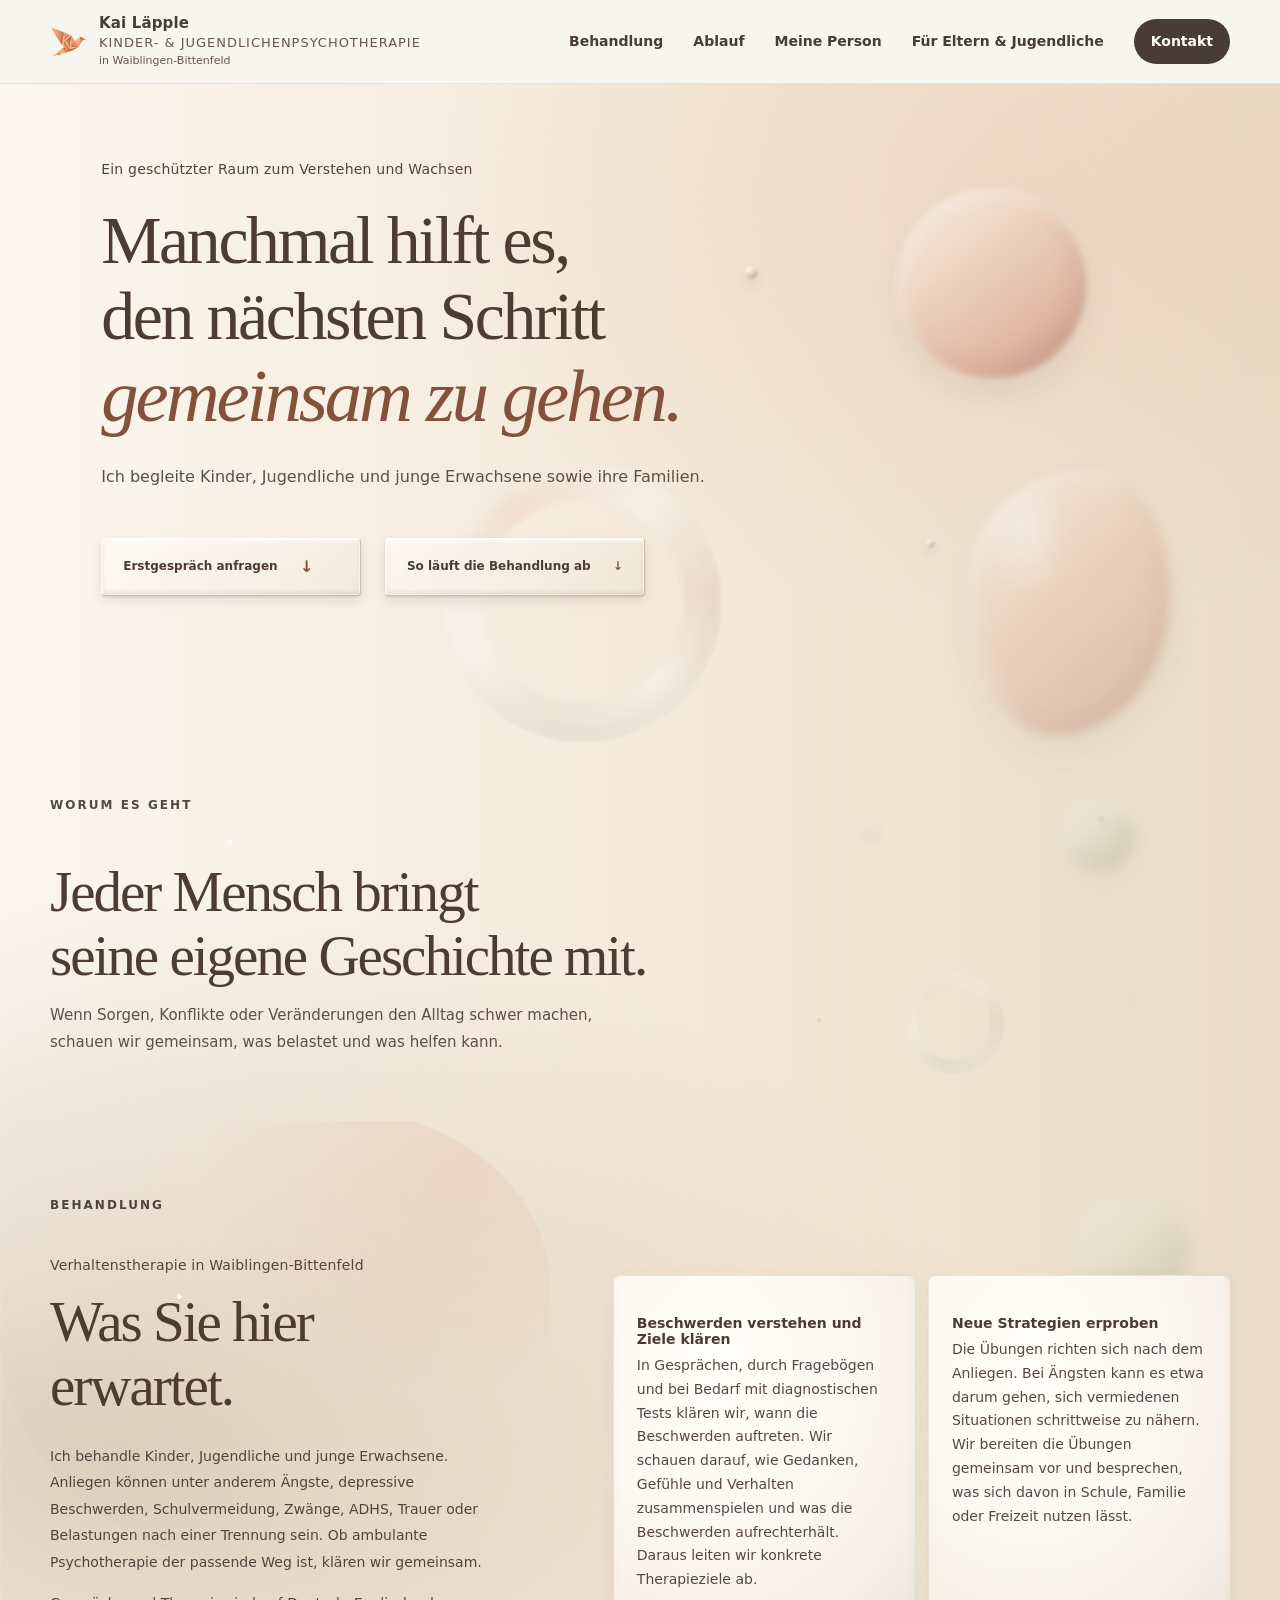
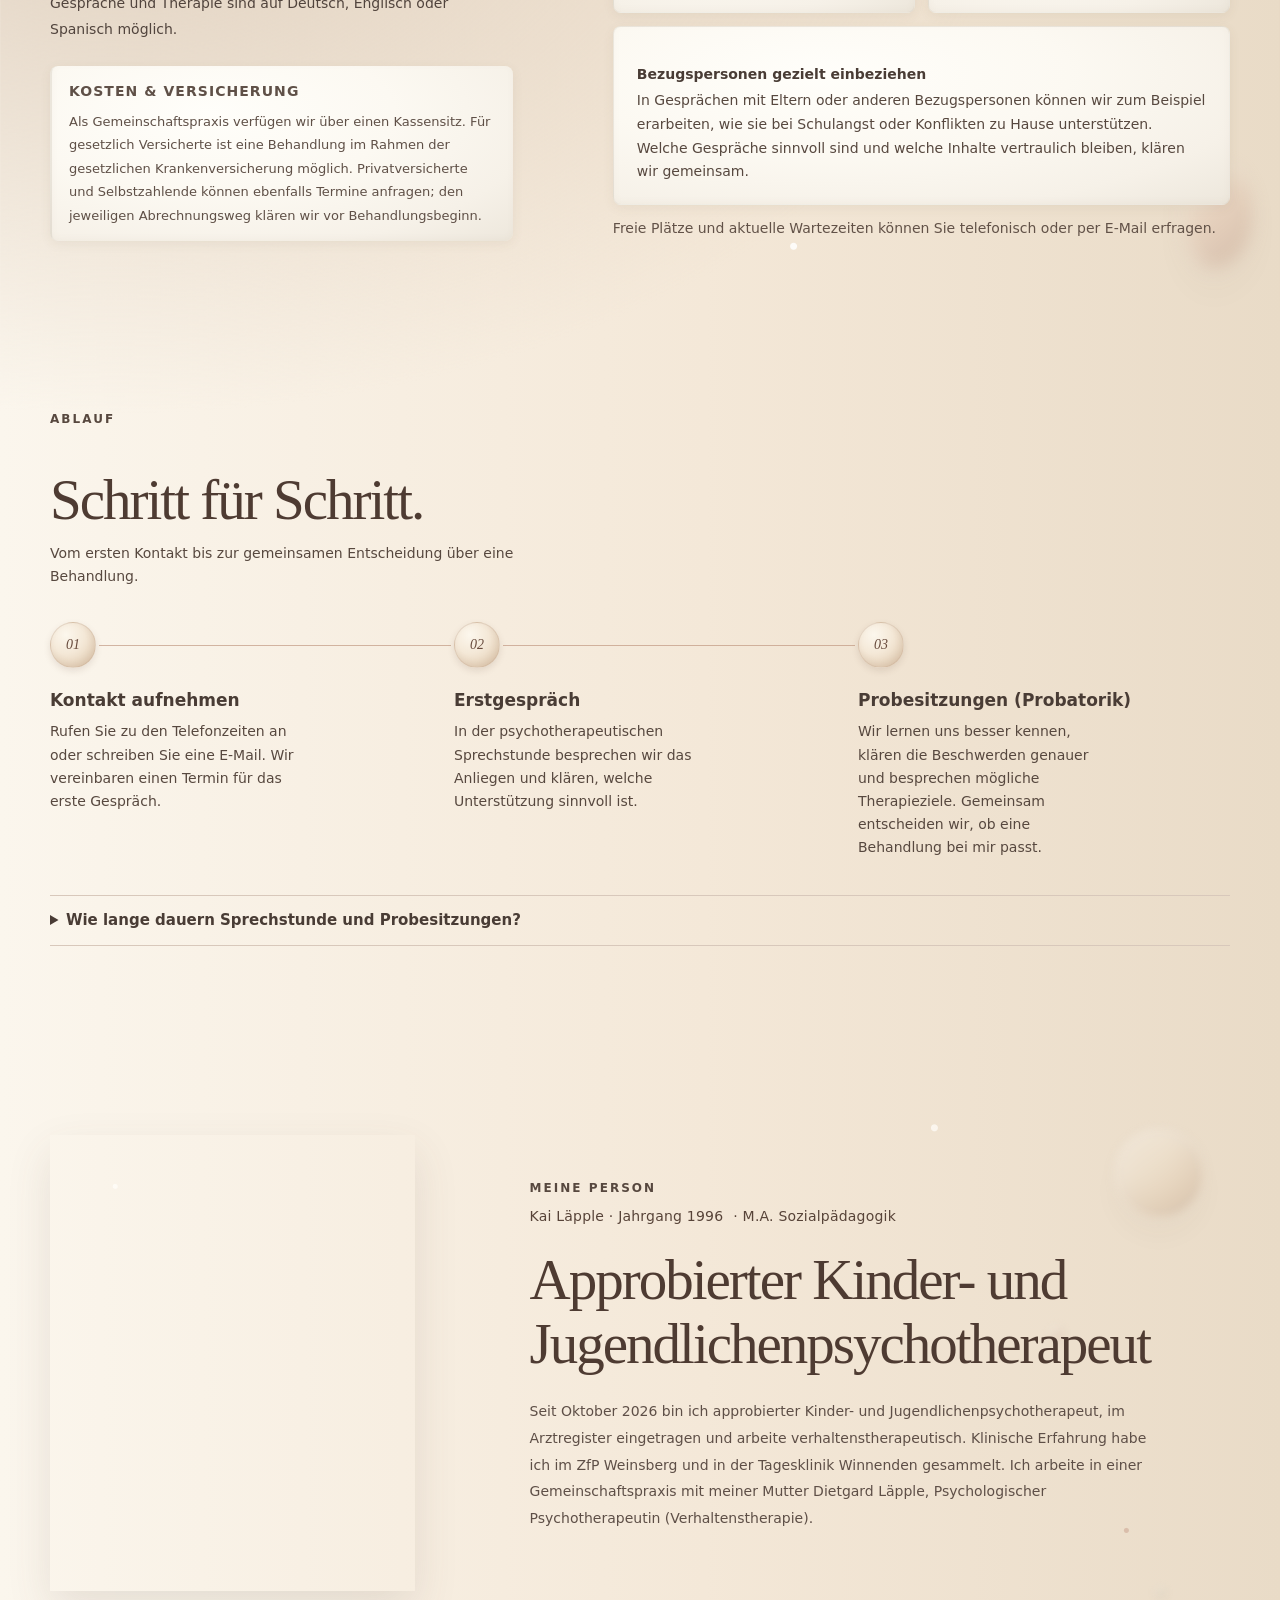
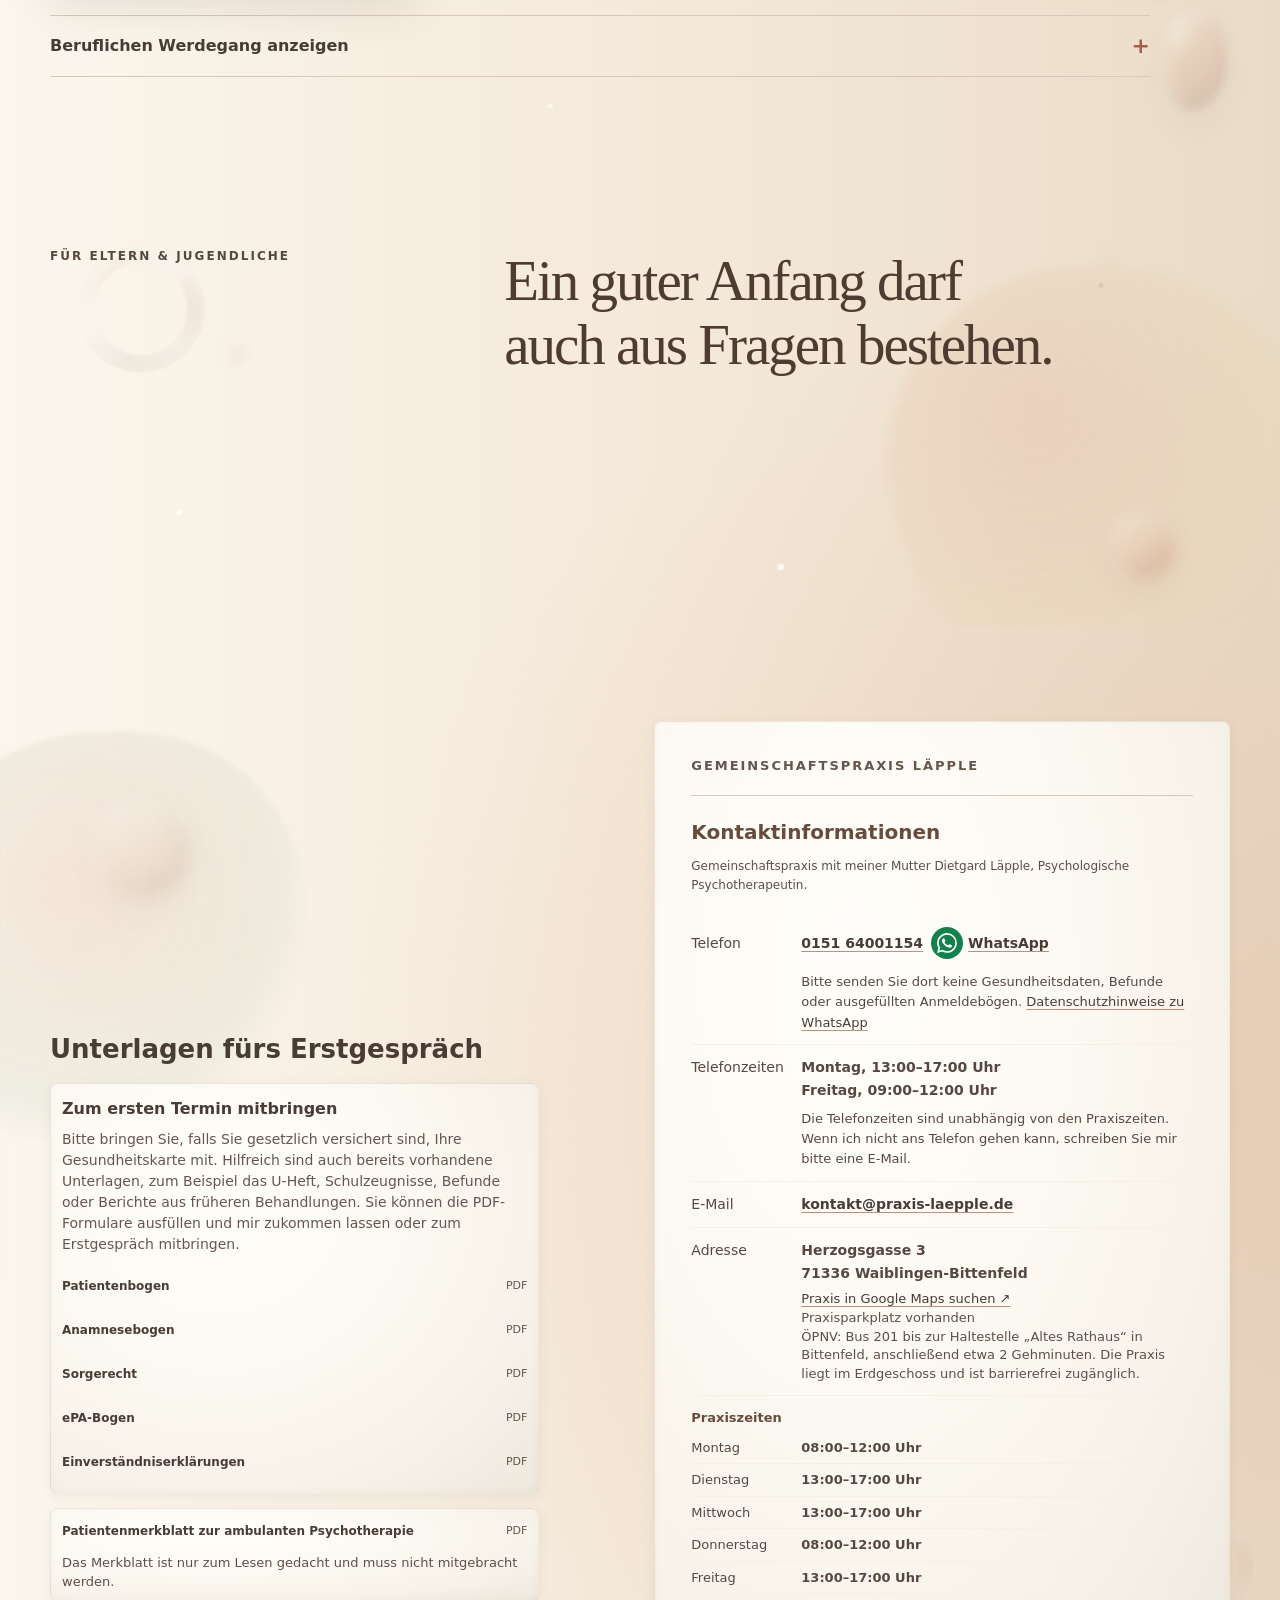
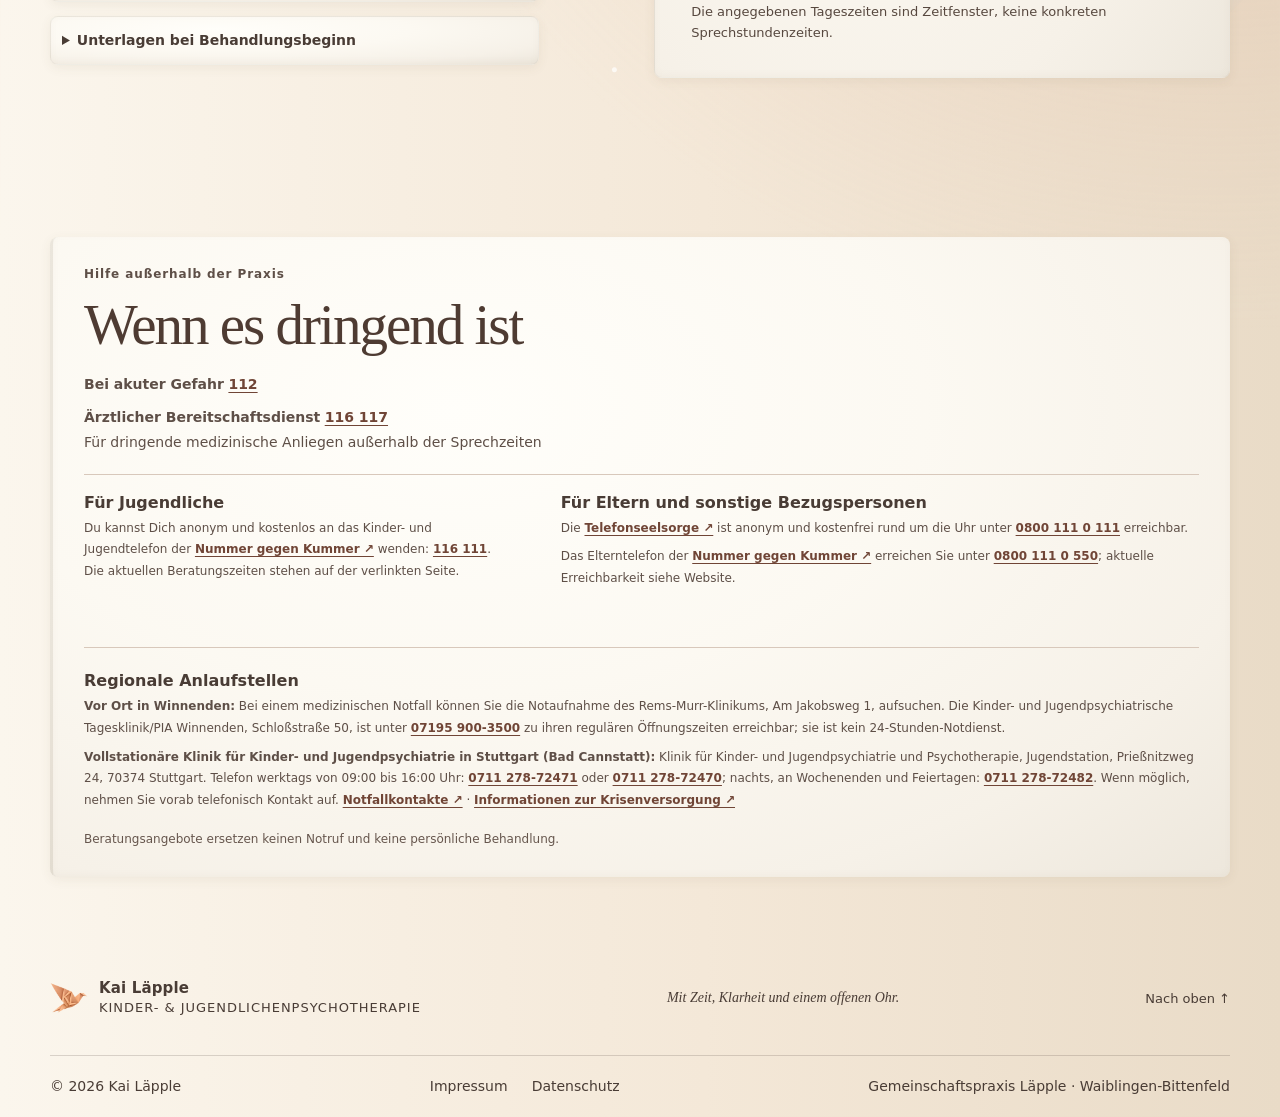
<file: index.html>
<!doctype html>
<html lang="de">
<head>
  <meta charset="utf-8">
  <meta name="viewport" content="width=device-width, initial-scale=1">
  <meta name="theme-color" content="#f7f5ef">
  <meta name="description" content="Praxis Läpple in Waiblingen-Bittenfeld: Kai Läpple ist approbierter Kinder- und Jugendlichenpsychotherapeut. Verhaltenstherapie für junge Menschen.">
  <meta property="og:type" content="website">
  <meta property="og:title" content="Kai Läpple | Praxis für Psychotherapie in Bittenfeld">
  <meta property="og:description" content="Approbierter Kinder- und Jugendlichenpsychotherapeut in Waiblingen-Bittenfeld. Verhaltenstherapie für Kinder, Jugendliche und junge Erwachsene.">
  <meta property="og:url" content="https://praxis-laepple.de/">
  <meta property="og:image" content="https://praxis-laepple.de/images/og-origami-share.png?v=20261110-sharp">
  <meta property="og:image:alt" content="Hochauflösender Origami-Vogel aus apricotfarbenem Papier auf warmem Cremegrund – Logo der Praxis Läpple">
  <meta property="og:image:type" content="image/png">
  <meta property="og:image:secure_url" content="https://praxis-laepple.de/images/og-origami-share.png?v=20261110-sharp">
  <meta property="og:image:width" content="1200">
  <meta property="og:image:height" content="630">
  <meta name="twitter:card" content="summary_large_image">
  <meta name="twitter:title" content="Kai Läpple | Psychotherapie in Bittenfeld">
  <meta name="twitter:description" content="Approbierter Kinder- und Jugendlichenpsychotherapeut in Waiblingen-Bittenfeld. Verhaltenstherapie für junge Menschen und Familien.">
  <meta name="twitter:image" content="https://praxis-laepple.de/images/og-origami-share.png?v=20261110-sharp">
  <meta name="twitter:image:alt" content="Freigestellter Origami-Vogel aus apricotfarbenem Papier, Logo der Praxis Läpple">
  <title>Kai Läpple | Praxis für Psychotherapie in Bittenfeld</title>
  <link rel="canonical" href="https://praxis-laepple.de/">
  <link rel="icon" type="image/png" sizes="512x512" href="/favicon.png">
  <link rel="shortcut icon" href="/favicon.png">
  <link rel="apple-touch-icon" sizes="512x512" href="/favicon.png">
  <script type="application/ld+json">
  {"@context":"https://schema.org","@type":"MedicalBusiness","name":"Praxis Läpple","description":"Gemeinschaftspraxis mit Kai Läpple, approbierter Kinder- und Jugendlichenpsychotherapeut, und seiner Mutter Dietgard Läpple, Psychologische Psychotherapeutin.","url":"https://praxis-laepple.de/","image":"https://praxis-laepple.de/images/og-origami-share.png?v=20261110-sharp","telephone":"+49 151 64001154","email":"kontakt@praxis-laepple.de","address":{"@type":"PostalAddress","streetAddress":"Herzogsgasse 3","postalCode":"71336","addressLocality":"Bittenfeld","addressCountry":"DE"},"availableLanguage":["German","English","Spanish"],"openingHoursSpecification":[{"@type":"OpeningHoursSpecification","dayOfWeek":"https://schema.org/Monday","opens":"08:00","closes":"12:00"},{"@type":"OpeningHoursSpecification","dayOfWeek":"https://schema.org/Tuesday","opens":"13:00","closes":"17:00"},{"@type":"OpeningHoursSpecification","dayOfWeek":"https://schema.org/Wednesday","opens":"13:00","closes":"17:00"},{"@type":"OpeningHoursSpecification","dayOfWeek":"https://schema.org/Thursday","opens":"08:00","closes":"12:00"},{"@type":"OpeningHoursSpecification","dayOfWeek":"https://schema.org/Friday","opens":"13:00","closes":"17:00"}]}
  </script>
  <link rel="stylesheet" href="styles.css?v=20261126-typografie">
  <link rel="stylesheet" href="image-styles.css?v=20261110f">
  <link rel="stylesheet" href="illustrations.css?v=20261126-ersttermin">
  <style>
    #angebot .offer-card-column { min-width: 0; }
    #angebot .offer-card-column .offer-wait-note { margin: 12px 0 0; font-size: 14px; }
    @media (min-width: 761px) {
      #angebot .offer-layout { align-items: end; }
      #angebot .offer-layout > div:first-child > .membership-note { margin-bottom: 0; }
    }
    #main .welcome .welcome-content { grid-template-columns: minmax(0, 1fr); gap: 14px; }
    #main .welcome .welcome-content > p { max-width: 58ch; margin: 0; }
    @media (max-width: 760px) {
      #main .welcome .welcome-content { gap: 10px; }
    }
    #site-nav a:not(.nav-contact) {
      position: relative;
      transition: color .24s ease, transform .28s ease;
    }
    #site-nav a:not(.nav-contact)::after {
      content: "";
      position: absolute;
      inset: auto 0 -5px;
      height: 2px;
      border-radius: 2px;
      background: linear-gradient(90deg, #84513d, #c98a70);
      transform: scaleX(0);
      transform-origin: left;
      transition: transform .32s cubic-bezier(.22,.8,.3,1);
      pointer-events: none;
    }
    #site-nav a:not(.nav-contact):is(:hover, :focus-visible) { color: #84513d; }
    #site-nav a:not(.nav-contact):is(:hover, :focus-visible)::after { transform: scaleX(1); }
    @media (min-width: 761px) and (prefers-reduced-motion: no-preference) {
      #site-nav a:not(.nav-contact):is(:hover, :focus-visible) { transform: translateY(-2px); }
    }
    @media (max-width: 760px) {
      #site-nav a:not(.nav-contact)::after { inset: auto auto 3px 2px; width: 2.5rem; }
    }
    @media (prefers-reduced-motion: reduce) {
      #site-nav a:not(.nav-contact), #site-nav a:not(.nav-contact)::after { transition: none; }
    }
    #kontakt .whatsapp-contact {
      display: inline-flex;
      align-items: center;
      gap: 5px;
      min-height: 44px;
      padding-inline: 4px;
      white-space: nowrap;
    }
    #kontakt .whatsapp-contact svg { flex: none; }
    #main {
      --warm-glass-surface: linear-gradient(145deg, rgba(255,253,249,.62), rgba(233,219,199,.29));
      --matte-stops: #fcf7ed 0%, #f4e8d7 43%, #e6d3bb 77%, #d7bea4 100%;
      --matte-edge: rgba(145,108,83,.2);
      --matte-shadow: inset -2px -3px 6px rgba(130,91,65,.10), 0 3px 7px rgba(95,65,45,.13);
    }
    #main .offer-card,
    #main .membership-note,
    #main .contact-card,
    #main .process-steps article > span {
      background: radial-gradient(circle at 34% 27%, var(--matte-stops));
      border-color: var(--matte-edge);
      color: #684b3d;
      box-shadow: var(--matte-shadow);
    }
    #main .process-steps::before { content: none; }
    #main .process-steps article:not(:last-child)::before {
      content: "";
      position: absolute;
      pointer-events: none;
      background: #be927c;
      opacity: .65;
    }
    @media (min-width: 761px) {
      #main .process-steps article:not(:last-child)::before { top: 23px; left: 49px; right: -29px; height: 1px; }
    }
    @media (max-width: 760px) {
      #main .process-steps article:not(:last-child)::before { top: 49px; bottom: -17px; left: 22px; width: 1px; }
    }
    #main .offer-card,
    #main .membership-note,
    #main .contact-card {
      box-shadow: inset 0 0 0 1px rgba(255,251,245,.63), inset 0 2px 5px rgba(255,255,255,.78),
        inset 0 -3px 7px rgba(147,103,76,.19), 0 6px 15px rgba(78,59,50,.12);
    }
    #main .offer-card { transition: none; }
    #main .offer-card:hover { transform: none; }
    #start .hero-actions .button {
      background: var(--warm-glass-surface);
      border: 1px solid rgba(159,120,94,.46);
      border-top-color: rgba(255,255,255,.94);
      border-left-color: rgba(255,250,244,.88);
      color: #4e3b32;
      box-shadow: inset 0 0 0 1px rgba(255,251,245,.58), inset 0 2px 3px rgba(255,255,255,.78), inset 0 -2px 4px rgba(147,103,76,.23), 0 1px 2px rgba(78,59,50,.14), 0 5px 12px rgba(78,59,50,.11);
      -webkit-backdrop-filter: blur(9px);
      backdrop-filter: blur(9px);
    }
    #start .hero-actions .button:hover {
      background: linear-gradient(145deg, rgba(255,253,249,.82), rgba(233,219,199,.52));
    }
    #start .hero-actions .button span { color: #84513d; }
    .page-color-field {
      background:
        radial-gradient(ellipse 65% 560px at 80% 120px, rgba(233,202,181,.46), transparent 74%),
        radial-gradient(ellipse 90% var(--taupe-spread, 1050px) at 9% var(--taupe-center, 24%), rgba(210,189,167,.66), transparent 78%),
        radial-gradient(ellipse 87% var(--copper-spread, 1250px) at 95% var(--copper-center, 75%), rgba(224,181,155,.39), transparent 80%),
        linear-gradient(90deg,#fbf6ed 0%,#f4e8d8 55%,#e9dbc7 100%);
    }
    .page-color-field #main > section, .page-color-field > .site-footer { background: transparent !important; }
    .page-color-field { overflow-x: clip; }
    #main > .hero, #start > .ambient--hero { overflow: visible !important; }
    #main > .hero::before, #main > .process-section::before { background: none !important; }
    #main > .welcome::after, #main > .person-section::before { content: none !important; }
    #start .ambient--hero .ambient-orb { opacity: .53 !important; }
    #start .ambient--hero .ambient-ring { opacity: .32 !important; }
    #start .ambient--hero .ambient-petal { opacity: .38 !important; }
    @media (prefers-reduced-motion: no-preference) {
      #start .ambient-sculpture { animation: hero-sculpture-drift 24s ease-in-out infinite alternate; }
      #start .ambient--hero .ambient-orb { animation-duration: 12s; }
      #start .ambient--hero .ambient-ring { animation-duration: 17s; }
      #start .ambient--hero .ambient-petal { animation-duration: 15s; }
    }
    @keyframes hero-sculpture-drift {
      0% { border-radius: 63% 37% 49% 51% / 44% 45% 55% 56%; transform: translate3d(0, 0, 0) rotate(-5deg) scale(.98); }
      50% { border-radius: 43% 57% 58% 42% / 56% 39% 61% 44%; transform: translate3d(16px, 24px, 18px) rotate(1deg) scale(1.03); }
      100% { border-radius: 55% 45% 39% 61% / 42% 59% 41% 58%; transform: translate3d(35px, -22px, 0) rotate(9deg) scale(1.06); }
    }
    #main > .welcome::before {
      background-image:
        radial-gradient(circle at 18% 28%,rgba(255,255,255,.82) 0 2px,transparent 3px),
        radial-gradient(circle at 64% 74%,rgba(226,180,158,.3) 0 2px,transparent 3px),
        radial-gradient(circle at 86% 22%,rgba(194,203,184,.36) 0 3px,transparent 4px) !important;
    }
    #main > .person-section, #main > .crisis-section { border-top: 0 !important; }
    .person-copy .person-bio p { font-size: 14px; color: var(--ink-soft); line-height: 1.9; }
    @media (max-width: 760px) {
      #person .person-copy { display: contents; }
      #person .person-intro { grid-area: 1 / 1; }
      #person .person-visual { grid-area: 2 / 1; }
      #person .person-bio { grid-area: 3 / 1; }
      #main #person .person-bio h2 {
        font-size: clamp(18px, 6.8vw, 32px);
        hyphens: none;
        overflow-wrap: normal;
      }
      #main #person .person-bio h2 span { white-space: nowrap; }
      #person .career-details { grid-area: 4 / 1; }
      #person .person-intro .section-kicker { margin-bottom: 12px; }
      #person .person-intro .eyebrow { margin-bottom: 0; font-size: 13px; }
      #person .person-intro .degree-line { display: inline-block; white-space: nowrap; }
    }
    .site-header .brand-copy .brand-location { margin-top: 2px; font-size: 11px; letter-spacing: 0; text-transform: none; }
    #kontakt .contact-layout { row-gap: 24px; }
    #kontakt .contact-downloads { margin-top: 0; min-width: 0; }
    #kontakt .contact-downloads .form-download small { justify-self: end; text-align: right; font-size: 11px; }
    .contact-downloads > h3 { margin: 0 0 12px; font-size: clamp(20px, 3vw, 26px); }
    .crisis-section .crisis-priority { padding-bottom: 10px; border-bottom: 1px solid var(--line); }
    .crisis-section .crisis-priority p { margin: 0 0 8px; font-size: 14px; }
    .crisis-section .crisis-audiences .crisis-local { padding-top: 5px; border-top: 1px solid var(--line); }
    @media (min-width: 761px) {
      #kontakt .contact-layout { grid-template-rows: auto 1fr; }
      #kontakt .contact-card { grid-area: 1 / 2 / span 2; }
      #kontakt .contact-downloads { grid-area: 2 / 1; }
      #kontakt .contact-download-jump { display: none; }
      .crisis-section .crisis-local { grid-column: 1 / -1; }
    }
    @media (max-width: 760px) {
      #start { padding-bottom: 30px !important; }
    }
    #main .matte-surface,
    #main .matte-surface:hover {
      background: radial-gradient(ellipse at 34% 27%, #fffefa 0%, #fcf9f2 43%, #f6f1e8 77%, #ede7dc 100%);
      border-color: rgba(139,125,106,.11);
      border-radius: 8px;
      box-shadow: inset 0 -2px 7px rgba(117,104,88,.04), 0 3px 12px rgba(95,80,62,.07);
    }
  </style>
</head>
<body>
  <a class="skip-link" href="#main">Zum Inhalt springen</a>
  <header class="site-header">
    <a class="brand" href="#start" aria-label="Kai Läpple – zur Startseite">
      <span class="brand-mark" aria-hidden="true"><img class="brand-logo" src="images/origami-transparent-icon.png" alt="" aria-hidden="true" width="512" height="512"></span>
      <span class="brand-copy"><strong>Kai Läpple</strong><small>Kinder- &amp; Jugendlichenpsychotherapie</small><small class="brand-location">in Waiblingen-Bittenfeld</small></span>
    </a>
    <button class="menu-toggle" aria-expanded="false" aria-controls="site-nav"><span></span><span></span><span class="sr-only">Menü öffnen</span></button>
    <nav id="site-nav" class="site-nav" aria-label="Hauptnavigation">
      <a href="#angebot">Behandlung</a><a href="#ablauf">Ablauf</a><a href="#person">Meine Person</a><a href="#informationen">Für Eltern &amp; Jugendliche</a><a class="nav-contact" href="#kontakt">Kontakt</a>
    </nav>
  </header>

  <div class="page-color-field">
  <main id="main">
    <section class="hero section-shell" id="start">
      <div class="ambient-composition ambient--hero" aria-hidden="true"><span class="ambient-shape ambient-sculpture"></span><span class="ambient-shape ambient-orb ambient-orb--peach"></span><span class="ambient-shape ambient-ring"></span><span class="ambient-shape ambient-petal"></span><i class="ambient-bead bead-one"></i><i class="ambient-bead bead-two"></i><i class="ambient-bead bead-three"></i></div>
        <div class="hero-copy">
        <p class="eyebrow"><span class="eyebrow-dot"></span> Ein geschützter Raum zum Verstehen und Wachsen</p>
        <h1>Manchmal hilft es,<br>den nächsten Schritt<br><em>gemeinsam zu&nbsp;gehen.</em></h1>
        <p class="hero-intro">Ich begleite Kinder, Jugendliche und junge Erwachsene sowie ihre Familien.</p>
        <div class="hero-actions"><a class="button button-dark" href="#kontakt">Erstgespräch anfragen <span aria-hidden="true">↓</span></a><a class="button button-outline" href="#ablauf">So läuft die Behandlung ab <span aria-hidden="true">↓</span></a></div>
      </div>

    </section>

    <section class="welcome welcome-compact section-shell section-pad" aria-labelledby="welcome-title">
      <div class="ambient-composition ambient--welcome" aria-hidden="true"><span class="ambient-shape ambient-orb ambient-orb--sage"></span><span class="ambient-shape ambient-ring ambient-ring--small"></span><i class="ambient-bead bead-one"></i><i class="ambient-bead bead-two"></i></div>
      <div class="section-kicker"><span>Worum es geht</span></div>
      <div class="welcome-content"><h2 id="welcome-title">Jeder Mensch bringt<br>seine eigene Geschichte mit.</h2><p>Wenn Sorgen, Konflikte oder Veränderungen den Alltag schwer machen, schauen wir gemeinsam, was belastet und was helfen kann.</p></div>
    </section>

    <section class="offer-section" id="angebot">
      <div class="ambient-composition ambient--offer" aria-hidden="true"><span class="ambient-shape ambient-orb ambient-orb--sage"></span><span class="ambient-shape ambient-petal ambient-petal--clay"></span><i class="ambient-bead bead-one"></i><i class="ambient-bead bead-two"></i><i class="ambient-bead bead-three"></i></div><div class="section-shell section-pad offer-layout"><div><div class="section-kicker"><span>Behandlung</span></div><p class="eyebrow">Verhaltenstherapie in Waiblingen-Bittenfeld</p><h2>Was Sie hier<br>erwartet.</h2><p>Ich behandle Kinder, Jugendliche und junge Erwachsene. Anliegen können unter anderem Ängste, depressive Beschwerden, Schulvermeidung, Zwänge, ADHS, Trauer oder Belastungen nach einer Trennung sein. Ob ambulante Psychotherapie der passende Weg ist, klären wir gemeinsam.</p><p>Gespräche und Therapie sind auf Deutsch, Englisch oder Spanisch möglich.</p><div class="membership-note matte-surface"><span class="mini-label">KOSTEN &amp; VERSICHERUNG</span><p>Als Gemeinschaftspraxis verfügen wir über einen Kassensitz. Für gesetzlich Versicherte ist eine Behandlung im Rahmen der gesetzlichen Krankenversicherung möglich. Privatversicherte und Selbstzahlende können ebenfalls Termine anfragen; den jeweiligen Abrechnungsweg klären wir vor Behandlungsbeginn.</p></div></div><div class="offer-card-column"><div class="offer-cards">
        <article class="offer-card matte-surface"><h3>Beschwerden verstehen und Ziele klären</h3><p>In Gesprächen, durch Fragebögen und bei Bedarf mit diagnostischen Tests klären wir, wann die Beschwerden auftreten. Wir schauen darauf, wie Gedanken, Gefühle und Verhalten zusammenspielen und was die Beschwerden aufrechterhält. Daraus leiten wir konkrete Therapieziele ab.</p></article>
        <article class="offer-card matte-surface"><h3>Neue Strategien erproben</h3><p>Die Übungen richten sich nach dem Anliegen. Bei Ängsten kann es etwa darum gehen, sich vermiedenen Situationen schrittweise zu nähern. Wir bereiten die Übungen gemeinsam vor und besprechen, was sich davon in Schule, Familie oder Freizeit nutzen lässt.</p></article>
        <article class="offer-card matte-surface"><h3>Bezugspersonen gezielt einbeziehen</h3><p>In Gesprächen mit Eltern oder anderen Bezugspersonen können wir zum Beispiel erarbeiten, wie sie bei Schulangst oder Konflikten zu Hause unterstützen. Welche Gespräche sinnvoll sind und welche Inhalte vertraulich bleiben, klären wir gemeinsam.</p></article>
      </div>
      <p class="offer-wait-note">Freie Plätze und aktuelle Wartezeiten können Sie telefonisch oder per E-Mail erfragen.</p>
      </div></div></section>

    <section class="section-shell section-pad process-section" id="ablauf"><div class="section-kicker"><span>Ablauf</span></div><div class="process-heading"><h2>Schritt für Schritt.</h2><p>Vom ersten Kontakt bis zur gemeinsamen Entscheidung über eine Behandlung.</p></div><div class="process-steps"><article><span>01</span><h3>Kontakt aufnehmen</h3><p>Rufen Sie zu den Telefonzeiten an oder schreiben Sie eine E-Mail. Wir vereinbaren einen Termin für das erste Gespräch.</p></article><article><span>02</span><h3>Erstgespräch</h3><p>In der psychotherapeutischen Sprechstunde besprechen wir das Anliegen und klären, welche Unterstützung sinnvoll ist.</p></article><article><span>03</span><h3>Probesitzungen (Probatorik)</h3><p>Wir lernen uns besser kennen, klären die Beschwerden genauer und besprechen mögliche Therapieziele. Gemeinsam entscheiden wir, ob eine Behandlung bei mir passt.</p></article></div>
      <details class="site-disclosure process-detail">
        <summary>Wie lange dauern Sprechstunde und Probesitzungen?</summary>
        <p>Eine Einheit der psychotherapeutischen Sprechstunde dauert mindestens 25 Minuten. Für Kinder und Jugendliche sind bis zu 250 Minuten je Krankheitsfall möglich. Vor einer weiteren Behandlung sind in der Regel mindestens 50 Minuten Sprechstunde vorgesehen. Vor einer Kurz- oder Langzeittherapie finden bei Kindern und Jugendlichen zwei bis sechs Probesitzungen statt.</p>
      </details>
    </section>

    <section class="person-section" id="person">
      <div class="ambient-composition ambient--person" aria-hidden="true"><span class="ambient-shape ambient-orb ambient-orb--sand"></span><span class="ambient-shape ambient-petal ambient-petal--clay"></span><i class="ambient-bead bead-one"></i><i class="ambient-bead bead-two"></i></div>
      <div class="section-shell section-pad person-layout">
        <div class="person-visual">
          <img class="person-image" src="images/kai-laepple-portrait-new.jpg" alt="Kai Läpple vor einem Bücherregal, Porträt der Praxis" loading="lazy" decoding="async">
          <!-- Bei Verfügbarkeit kann hier zusätzlich ein klassisches Porträt ergänzt werden.
          <img class="person-image person-image-classic" src="images/kai-laepple-portrait.jpg" alt="Kai Läpple, klassisches Porträt" loading="lazy" decoding="async">
          -->
        </div>
        <div class="person-copy"><div class="person-intro"><div class="section-kicker"><span>Meine Person</span></div><p class="eyebrow"><span>Kai Läpple · Jahrgang 1996</span> <span class="degree-line"><span aria-hidden="true">· </span><abbr title="Master of Arts">M.A.</abbr> Sozialpädagogik</span></p></div><div class="person-bio"><h2>Approbierter Kinder- und <span>Jugendlichenpsychotherapeut</span></h2><p>Seit Oktober 2026 bin ich approbierter Kinder- und Jugendlichenpsychotherapeut, im Arztregister eingetragen und arbeite verhaltenstherapeutisch. Klinische Erfahrung habe ich im ZfP Weinsberg und in der Tagesklinik Winnenden gesammelt. Ich arbeite in einer Gemeinschaftspraxis mit meiner Mutter Dietgard Läpple, Psychologischer Psychotherapeutin (Verhaltenstherapie).</p></div></div>
        <details class="career-details">
          <summary id="qualifikation"><span class="when-closed">Beruflichen Werdegang anzeigen</span><span class="when-open">Beruflichen Werdegang ausblenden</span></summary>
      <div class="timeline">
        <article class="timeline-item"><span class="timeline-date">2022 — 2026</span><div><h3>Ausbildung zum Kinder- und Jugendlichenpsychotherapeuten</h3><p>Verhaltenstherapie · Stuttgarter Zentrum für Verhaltenstherapie</p></div></article>
        <article class="timeline-item"><span class="timeline-date">2022 — 2026</span><div><h3>Klinische Erfahrung im Rahmen der Ausbildung</h3><p>ZfP Weinsberg · Tagesklinik Winnenden</p></div></article>
        <article class="timeline-item"><span class="timeline-date">2020 — 2022</span><div><h3>Master Sozialpädagogik</h3><p>Eberhard Karls Universität Tübingen</p></div></article>
        <article class="timeline-item"><span class="timeline-date">2017 — 2020</span><div><h3>Bachelor Erziehungswissenschaft</h3><p>Eberhard Karls Universität Tübingen</p></div></article>
        <article class="timeline-item"><span class="timeline-date">Während des Studiums</span><div><h3>KIT-Jugendhilfe Tübingen</h3><p>Mitarbeit in einer geschlossenen Wohngruppe</p></div></article>
        <article class="timeline-item"><span class="timeline-date">2019 — 2020</span><div><h3>Hector-Institut für Empirische Bildungsforschung</h3><p>Studentische Hilfskraft · Universität Tübingen</p></div></article>
        <article class="timeline-item"><span class="timeline-date">2019</span><div><h3>AESCO, Valencia</h3><p>Nichtregierungsorganisation „América, España, Solidaridad y Cooperación“ · Deutsch- und Englischkurse sowie Hausaufgabenbetreuung</p></div></article>
        <article class="timeline-item"><span class="timeline-date">2017</span><div><h3>Taller d’Art Cultura i Creació, Barcelona</h3><p>Europäischer Freiwilligendienst</p></div></article><article class="timeline-item"><span class="timeline-date">2012 — 2013</span><div><h3>Waldkindergarten</h3><p>Freiwilliges Soziales Jahr · Begleitung von Kindern in einem naturnahen Alltag</p></div></article>
      </div>
      <div class="qualification-extras"><div class="additional-qualifications"><span class="mini-label">ZUSATZQUALIFIKATIONEN</span><ul><li>Progressive Muskelrelaxation nach Jacobson</li><li>Gruppenpsychotherapie</li></ul></div><div class="languages"><span class="mini-label">SPRACHEN</span><p><b>Deutsch</b> · Muttersprache<br><b>Englisch &amp; Spanisch</b> · gute Kenntnisse</p></div></div>
          <div class="membership-note matte-surface"><span class="mini-label">MITGLIEDSCHAFTEN</span><ul class="membership-list"><li>Kassenärztliche Vereinigung Baden-Württemberg (KVBW)</li><li>Landespsychotherapeutenkammer Baden-Württemberg (LPK BW)</li><li>Deutsche Psychotherapeuten Vereinigung (DPtV)</li><li>Deutsche Gesellschaft für Verhaltenstherapie (DGVT)</li></ul></div>
        </details>
      </div>
    </section>

    <section class="family-section" id="informationen">
      <div class="ambient-composition ambient--family" aria-hidden="true"><span class="ambient-shape ambient-ring ambient-ring--small"></span><span class="ambient-shape ambient-orb ambient-orb--peach"></span><i class="ambient-bead bead-one"></i><i class="ambient-bead bead-two"></i></div><div class="section-shell section-pad family-layout"><div class="section-kicker"><span>Für Eltern &amp; Jugendliche</span></div><div class="family-content"><h2>Ein guter Anfang darf<br>auch aus Fragen bestehen.</h2><div class="family-questions">
          <details class="site-disclosure"><summary>Kann ich mich als Jugendliche oder Jugendlicher selbst melden?</summary><p>Ja. Du kannst anrufen oder per E-Mail nach einem Erstgespräch fragen. Für die Anfrage reichen Dein Name und eine Rückrufmöglichkeit. Was Dich beschäftigt, kannst Du in Ruhe im Gespräch erzählen.</p></details>
          <details class="site-disclosure"><summary>Was bleibt vertraulich?</summary><p>Was Du mir erzählst, behandle ich vertraulich. Wenn es sinnvoll ist, Deine Eltern einzubeziehen, besprechen wir, was sie erfahren sollen. Bei akuter Gefahr für Dich oder andere kann es nötig sein, Hilfe dazuzuholen.</p></details>
          <details class="site-disclosure"><summary>Wer kommt zum ersten Gespräch mit?</summary><p>Bei der Terminvereinbarung klären wir, wer mitkommt. Im Gespräch können Eltern ihre Beobachtungen schildern. Jugendliche können auch einen Teil des Gesprächs allein mit mir führen.</p></details>
        </div></div></div></section>

    <section class="contact-section" id="kontakt">
      <div class="ambient-composition ambient--contact" aria-hidden="true"><span class="ambient-shape ambient-orb ambient-orb--sand"></span><span class="ambient-shape ambient-ring"></span><i class="ambient-bead bead-one"></i><i class="ambient-bead bead-two"></i></div><div class="section-shell section-pad contact-layout"><div><div class="section-kicker"><span>Kontakt &amp; Anfahrt</span></div><p class="eyebrow">Gemeinschaftspraxis Läpple</p><h2>Der erste Schritt<br>beginnt mit einem<br><em>Gespräch.</em></h2><a class="contact-download-jump" href="#first-appointment-title">Unterlagen fürs Erstgespräch <span aria-hidden="true">↓</span></a></div><div class="contact-card matte-surface"><div class="contact-card-top"><span>GEMEINSCHAFTSPRAXIS LÄPPLE</span></div><h3>Kontaktinformationen</h3><p class="practice-note">Gemeinschaftspraxis mit meiner Mutter Dietgard Läpple, Psychologische Psychotherapeutin.</p><dl><div><dt style="display:flex;align-items:center;align-self:start;min-height:44px">Telefon</dt><dd>
        <span style="display:flex;align-items:center;flex-wrap:wrap;column-gap:4px">
          <a href="tel:+4915164001154">0151 64001154</a>
          <a href="https://wa.me/4915164001154" rel="noreferrer" aria-label="WhatsApp öffnen" aria-describedby="whatsapp-hinweis" class="whatsapp-contact">
            <svg aria-hidden="true" focusable="false" width="32" height="32" viewBox="0 0 32 32">
              <circle cx="16" cy="16" r="16" fill="#12824c"/>
              <path fill="#fff" transform="translate(6 6) scale(1.25)" d="M13.601 2.326A7.85 7.85 0 0 0 7.994 0C3.627 0 .068 3.558.064 7.926c0 1.399.366 2.76 1.057 3.965L0 16l4.204-1.102a7.9 7.9 0 0 0 3.79.965h.004c4.368 0 7.926-3.558 7.93-7.93a7.9 7.9 0 0 0-2.327-5.607m-5.607 12.2a6.6 6.6 0 0 1-3.356-.919l-.24-.144-2.494.654.665-2.433-.156-.251a6.57 6.57 0 0 1-1.007-3.507c0-3.63 2.958-6.589 6.592-6.589a6.55 6.55 0 0 1 4.66 1.931 6.56 6.56 0 0 1 1.927 4.662c-.004 3.638-2.962 6.596-6.591 6.596m3.615-4.942c-.197-.1-1.171-.579-1.353-.647-.183-.065-.316-.1-.445.1-.133.197-.514.646-.628.776-.114.133-.232.148-.43.05-.197-.1-.836-.309-1.593-.986-.59-.525-.985-1.175-1.103-1.372-.114-.198-.011-.305.088-.403.087-.088.197-.232.296-.346.1-.114.133-.198.198-.331.064-.134.034-.248-.015-.346-.05-.1-.445-1.077-.612-1.472-.16-.388-.323-.335-.445-.34l-.38-.007a.73.73 0 0 0-.528.247c-.182.198-.692.677-.692 1.654s.711 1.917.81 2.05c.098.133 1.396 2.133 3.387 2.993.471.205.84.326 1.129.418.475.152.908.129 1.25.08.381-.058 1.172-.479 1.339-.943.163-.464.163-.86.114-.943-.05-.084-.183-.133-.38-.232"/>
            </svg>
            <span>WhatsApp</span>
          </a>
        </span>
        <small id="whatsapp-hinweis">Bitte senden Sie dort keine Gesundheitsdaten, Befunde oder ausgefüllten Anmeldebögen. <a href="datenschutz.html#whatsapp">Datenschutzhinweise zu WhatsApp</a></small>
      </dd></div><div><dt>Telefonzeiten</dt><dd>Montag, 13:00–17:00 Uhr<br>Freitag, 09:00–12:00 Uhr<br><small>Die Telefonzeiten sind unabhängig von den Praxiszeiten. Wenn ich nicht ans Telefon gehen kann, schreiben Sie mir bitte eine E-Mail.</small></dd></div><div class="contact-email"><dt>E-Mail</dt><dd><a href="mailto:kontakt@praxis-laepple.de">kontakt@praxis-laepple.de</a></dd></div><div><dt>Adresse</dt><dd>Herzogsgasse 3<br>71336 Waiblingen-Bittenfeld<span class="contact-directions"><a href="https://www.google.com/maps/search/?api=1&amp;query=Herzogsgasse%203%2C%2071336%20Waiblingen-Bittenfeld" target="_blank" rel="noopener noreferrer">Praxis in Google Maps suchen ↗</a><br>Praxisparkplatz vorhanden<br>ÖPNV: Bus 201 bis zur Haltestelle „Altes Rathaus“ in Bittenfeld, anschließend etwa 2 Gehminuten. Die Praxis liegt im Erdgeschoss und ist barrierefrei zugänglich.</span></dd></div></dl><div class="hours-block" style="margin-top:14px;padding-top:0;border-top:0"><h4>Praxiszeiten</h4><dl><div><dt>Montag</dt><dd>08:00–12:00 Uhr</dd></div><div><dt>Dienstag</dt><dd>13:00–17:00 Uhr</dd></div><div><dt>Mittwoch</dt><dd>13:00–17:00 Uhr</dd></div><div><dt>Donnerstag</dt><dd>08:00–12:00 Uhr</dd></div><div><dt>Freitag</dt><dd>13:00–17:00 Uhr</dd></div></dl><small>Die angegebenen Tageszeiten sind Zeitfenster, keine konkreten Sprechstundenzeiten.</small></div>
      </div>
      <section class="practice-downloads contact-downloads" aria-labelledby="first-appointment-title">
        <h3 id="first-appointment-title">Unterlagen fürs Erstgespräch</h3>
        <div class="first-appointment-panel matte-surface">
          <h4>Zum ersten Termin mitbringen</h4>
          <p class="form-note">Bitte bringen Sie, falls Sie gesetzlich versichert sind, Ihre Gesundheitskarte mit. Hilfreich sind auch bereits vorhandene Unterlagen, zum Beispiel das U-Heft, Schulzeugnisse, Befunde oder Berichte aus früheren Behandlungen. Sie können die PDF-Formulare ausfüllen und mir zukommen lassen oder zum Erstgespräch mitbringen.</p>
          <ul class="form-download-list">
            <li><a class="form-download" href="patientenbogen.pdf"><strong>Patientenbogen</strong><small>PDF</small></a></li>
            <li><a class="form-download" href="anmeldebogen.pdf?v=20261126-hell"><strong>Anamnesebogen</strong><small>PDF</small></a></li>
            <li><a class="form-download" href="sorgerecht-einverstaendnis.pdf"><strong>Sorgerecht</strong><small>PDF</small></a></li>
            <li><a class="form-download" href="epa-bogen.pdf?v=20261126-fusszeile"><strong>ePA-Bogen</strong><small>PDF</small></a></li>
            <li><a class="form-download" href="einverstaendniserklaerungen-psychotherapie.pdf"><strong>Einverständniserklärungen</strong><small>PDF</small></a></li>
          </ul>
        </div>
        <div class="practice-information matte-surface">
          <a class="form-download" href="patientenmerkblatt.pdf?v=stempel"><strong>Patientenmerkblatt zur ambulanten Psychotherapie</strong><small>PDF</small></a>
          <p class="form-note">Das Merkblatt ist nur zum Lesen gedacht und muss nicht mitgebracht werden.</p>
        </div>
        <details class="treatment-downloads matte-surface">
          <summary>Unterlagen bei Behandlungsbeginn</summary>
          <ul class="form-download-list">
            <li><a class="form-download" href="behandlungsvertrag.pdf"><strong>Behandlungsvertrag</strong><small>PDF</small></a></li>
            <li><a class="form-download" href="berichtspflicht.pdf"><strong>Erklärung zur Berichtspflicht</strong><small>PDF</small></a></li>
            <li><a class="form-download" href="schweigepflichtentbindung.pdf"><strong>Schweigepflichtentbindung</strong><small>PDF</small></a></li>
          </ul>
        </details>
      </section>
      </div>
    </section>
    <section class="crisis-section" id="krisenhilfe" aria-labelledby="crisis-title"><div class="section-shell crisis-note"><div class="matte-surface"><p class="mini-label">Hilfe außerhalb der Praxis</p><h2 id="crisis-title">Wenn es dringend ist</h2>
      <div class="crisis-priority">
        <p><strong>Bei akuter Gefahr</strong> <a href="tel:112">112</a></p>
        <p><strong>Ärztlicher Bereitschaftsdienst</strong> <a href="tel:116117">116 117</a><br>Für dringende medizinische Anliegen außerhalb der Sprechzeiten</p>
      </div>
      <div class="crisis-audiences">
        <section><h3>Für Jugendliche</h3><p>Du kannst Dich anonym und kostenlos an das Kinder- und Jugendtelefon der <a href="https://www.nummergegenkummer.de/kinder-und-jugendberatung/" target="_blank" rel="noopener noreferrer">Nummer gegen Kummer ↗</a> wenden: <a href="tel:116111">116 111</a>. Die aktuellen Beratungszeiten stehen auf der verlinkten Seite.</p></section><section><h3>Für Eltern und sonstige Bezugspersonen</h3><p>Die <a href="https://www.telefonseelsorge.de/" target="_blank" rel="noopener noreferrer">Telefonseelsorge ↗</a> ist anonym und kostenfrei rund um die Uhr unter <a href="tel:08001110111">0800 111 0 111</a> erreichbar.</p><p>Das Elterntelefon der <a href="https://www.nummergegenkummer.de/elternberatung/" target="_blank" rel="noopener noreferrer">Nummer gegen Kummer ↗</a> erreichen Sie unter <a href="tel:08001110550">0800 111 0 550</a>; aktuelle Erreichbarkeit siehe Website.</p></section>
        <section class="crisis-local"><h3>Regionale Anlaufstellen</h3><p><strong>Vor Ort in Winnenden:</strong> Bei einem medizinischen Notfall können Sie die Notaufnahme des Rems-Murr-Klinikums, Am Jakobsweg 1, aufsuchen. Die Kinder- und Jugendpsychiatrische Tagesklinik/PIA Winnenden, Schloßstraße 50, ist unter <a href="tel:+4971959003500">07195 900-3500</a> zu ihren regulären Öffnungszeiten erreichbar; sie ist kein 24-Stunden-Notdienst.</p><p><strong>Vollstationäre Klinik für Kinder- und Jugendpsychiatrie in Stuttgart (Bad Cannstatt):</strong> Klinik für Kinder- und Jugendpsychiatrie und Psychotherapie, Jugendstation, Prießnitzweg 24, 70374 Stuttgart. Telefon werktags von 09:00 bis 16:00 Uhr: <a href="tel:+4971127872471">0711 278-72471</a> oder <a href="tel:+4971127872470">0711 278-72470</a>; nachts, an Wochenenden und Feiertagen: <a href="tel:+4971127872482">0711 278-72482</a>. Wenn möglich, nehmen Sie vorab telefonisch Kontakt auf. <a href="https://www.klinikum-stuttgart.de/medizin-pflege/kinder-jugendpsychiatrie-psychotherapie/kontakt-sprechstunden" target="_blank" rel="noopener noreferrer">Notfallkontakte ↗</a> · <a href="https://www.klinikum-stuttgart.de/medizin-pflege/kinder-jugendpsychiatrie-psychotherapie/krisenmanagement" target="_blank" rel="noopener noreferrer">Informationen zur Krisenversorgung ↗</a></p></section></div><small>Beratungsangebote ersetzen keinen Notruf und keine persönliche Behandlung.</small></div></div>
    </section>
  </main>
  <footer class="site-footer"><div class="section-shell footer-main"><a class="brand footer-brand" href="#start"><span class="brand-mark" aria-hidden="true"><img class="brand-logo" src="images/origami-transparent-icon.png" alt="" aria-hidden="true" width="512" height="512"></span><span class="brand-copy"><strong>Kai Läpple</strong><small>Kinder- &amp; Jugendlichenpsychotherapie</small></span></a><p>Mit Zeit, Klarheit und einem offenen Ohr.</p><a class="footer-top" href="#start">Nach oben ↑</a></div><div class="section-shell footer-bottom"><span>© <span id="year">2026</span> Kai Läpple</span><div><a href="impressum.html">Impressum</a><a href="datenschutz.html">Datenschutz</a></div><span>Gemeinschaftspraxis Läpple · Waiblingen-Bittenfeld</span></div>
  </footer>
  </div>
  <script src="script.js?v=20261110f"></script>
  <script>
    {
      const field = document.querySelector(".page-color-field");
      const treatment = document.getElementById("angebot");
      const contact = document.getElementById("kontakt");
      const updateColors = () => {
        const top = field.getBoundingClientRect().top;
        for (const [name, section] of [["taupe", treatment], ["copper", contact]]) {
          const bounds = section.getBoundingClientRect();
          field.style.setProperty(`--${name}-center`, `${bounds.top - top + bounds.height * 0.42}px`);
          field.style.setProperty(`--${name}-spread`, `${Math.max(520, bounds.height * 0.9)}px`);
        }
      };
      updateColors();
      const observer = new ResizeObserver(updateColors);
      for (const section of [field, ...field.querySelectorAll("#main > section")]) observer.observe(section);
    }
  </script>
</body>
</html>
</file>
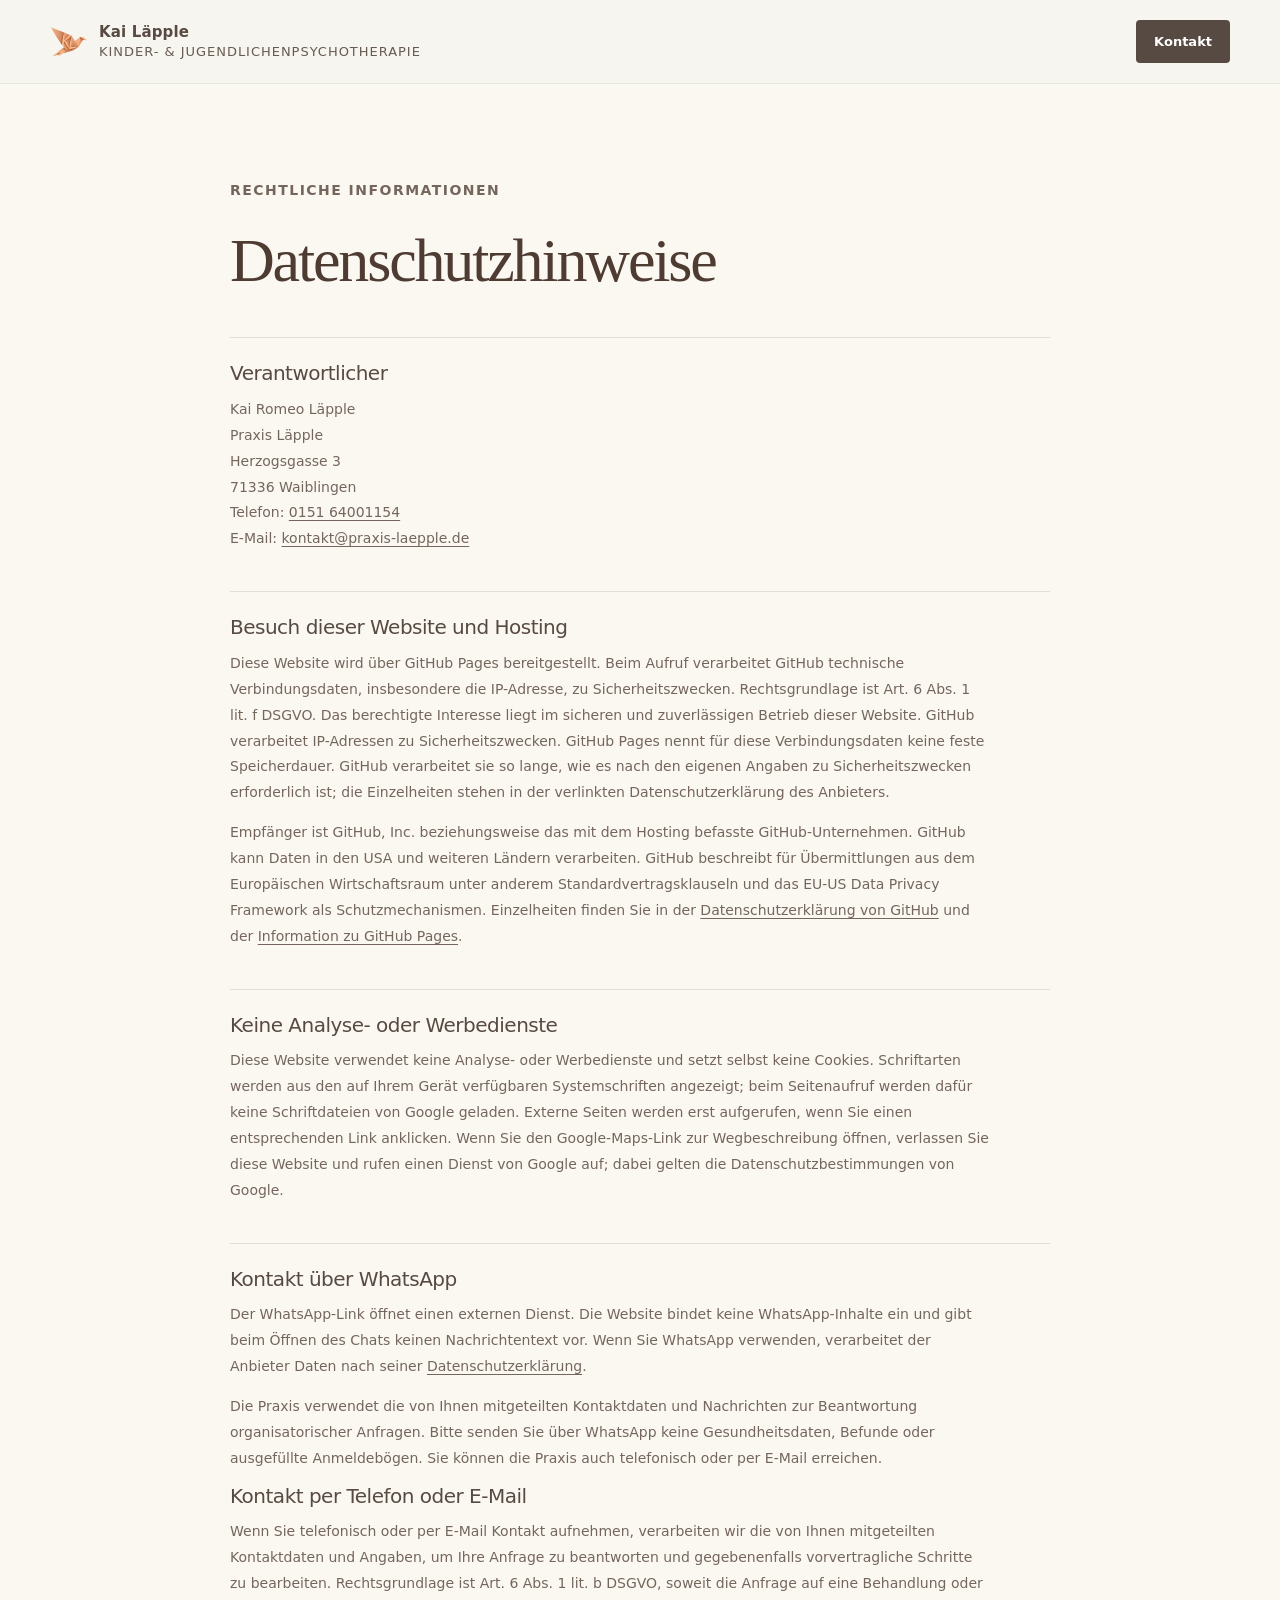
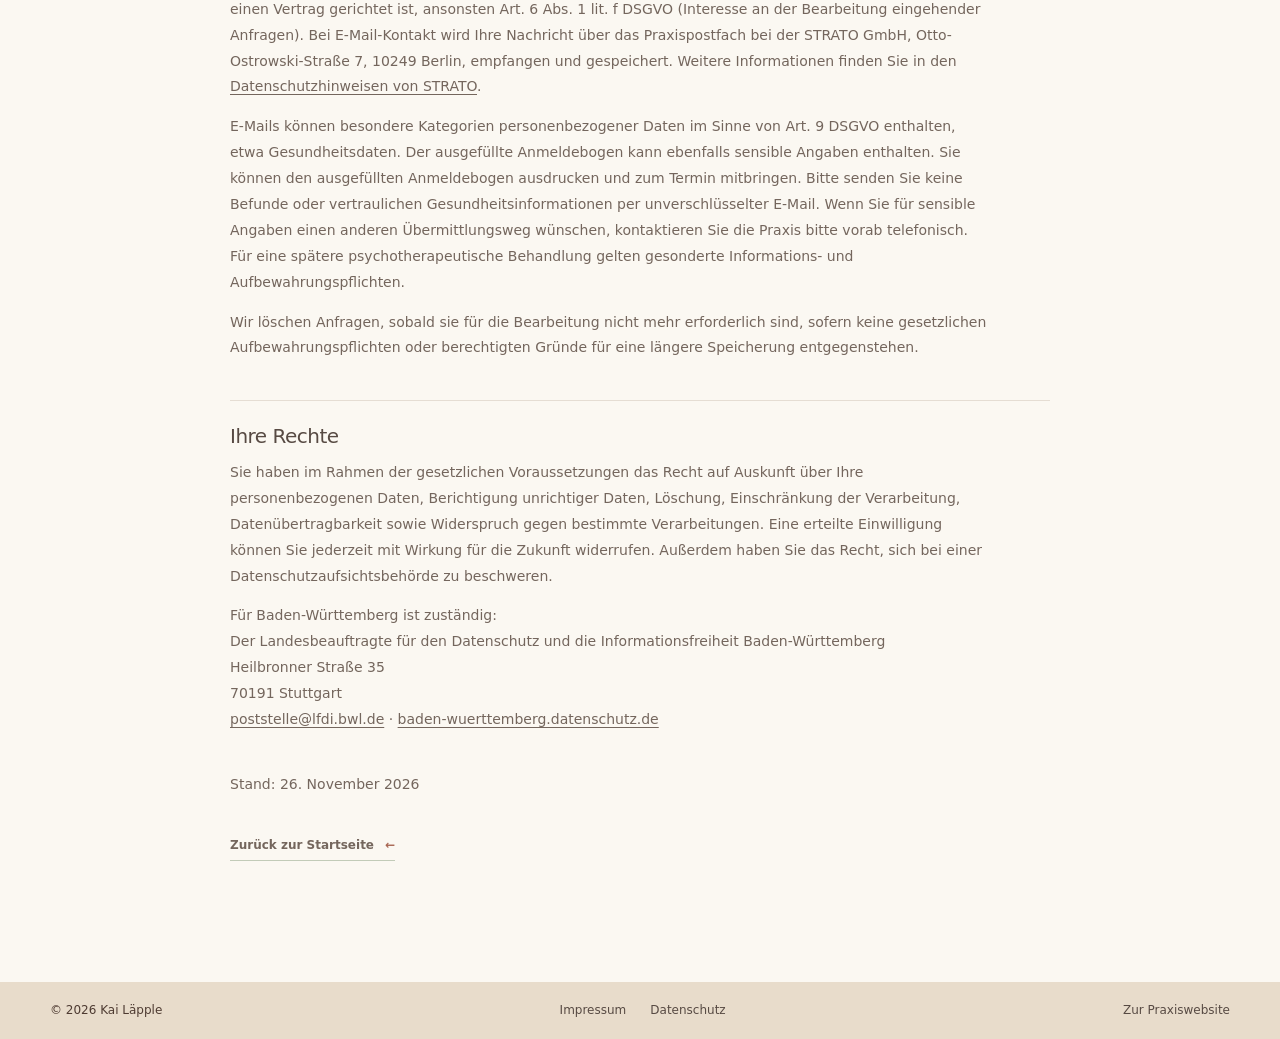
<file: datenschutz.html>
<!doctype html>
<html lang="de">
<head>
  <meta charset="utf-8">
  <meta name="viewport" content="width=device-width, initial-scale=1">
  <meta name="theme-color" content="#f7f5ef">
  <meta name="robots" content="index,follow">
  <title>Datenschutz · Kai Läpple · Kinder- und Jugendlichenpsychotherapie Waiblingen</title>
  <meta name="description" content="Datenschutzhinweise der Praxis Läpple in Waiblingen.">
  <link rel="icon" type="image/png" sizes="512x512" href="images/origami-transparent-icon.png?v=origami-clear-20261109">
  <link rel="stylesheet" href="styles.css?v=20261126-typografie">
  <link rel="stylesheet" href="image-styles.css?v=20261109a">
  <style>
    .legal-page .legal-footer .footer-bottom > span { color: #4e3b32; }
  </style>
</head>
<body class="legal-page">
  <header class="site-header legal-header">
    <a class="brand" href="index.html" aria-label="Kai Läpple – zur Startseite">
      <span class="brand-mark" aria-hidden="true"><img class="brand-logo" src="images/origami-transparent-icon.png" alt="" aria-hidden="true" width="512" height="512"></span>
      <span class="brand-copy"><strong>Kai Läpple</strong><small>Kinder- &amp; Jugendlichenpsychotherapie</small></span>
    </a>
    <a class="button button-dark" href="index.html#kontakt">Kontakt</a>
  </header>
  <main class="legal-document section-shell">
    <p class="eyebrow">Rechtliche Informationen</p>
    <h1>Datenschutzhinweise</h1>
    <section>
      <h2>Verantwortlicher</h2>
      <p>Kai Romeo Läpple<br>Praxis Läpple<br>Herzogsgasse 3<br>71336 Waiblingen<br>Telefon: <a href="tel:+4915164001154">0151 64001154</a><br>E-Mail: <a href="mailto:kontakt@praxis-laepple.de">kontakt@praxis-laepple.de</a></p>
    </section>
    <section>
      <h2>Besuch dieser Website und Hosting</h2>
      <p>Diese Website wird über GitHub Pages bereitgestellt. Beim Aufruf verarbeitet GitHub technische Verbindungsdaten, insbesondere die IP-Adresse, zu Sicherheitszwecken. Rechtsgrundlage ist Art. 6 Abs. 1 lit. f DSGVO. Das berechtigte Interesse liegt im sicheren und zuverlässigen Betrieb dieser Website. GitHub verarbeitet IP-Adressen zu Sicherheitszwecken. GitHub Pages nennt für diese Verbindungsdaten keine feste Speicherdauer. GitHub verarbeitet sie so lange, wie es nach den eigenen Angaben zu Sicherheitszwecken erforderlich ist; die Einzelheiten stehen in der verlinkten Datenschutzerklärung des Anbieters.</p>
      <p>Empfänger ist GitHub, Inc. beziehungsweise das mit dem Hosting befasste GitHub-Unternehmen. GitHub kann Daten in den USA und weiteren Ländern verarbeiten. GitHub beschreibt für Übermittlungen aus dem Europäischen Wirtschaftsraum unter anderem Standardvertragsklauseln und das EU-US Data Privacy Framework als Schutzmechanismen. Einzelheiten finden Sie in der <a href="https://docs.github.com/en/site-policy/privacy-policies/github-general-privacy-statement" target="_blank" rel="noopener noreferrer">Datenschutzerklärung von GitHub</a> und der <a href="https://docs.github.com/en/pages/getting-started-with-github-pages/what-is-github-pages" target="_blank" rel="noopener noreferrer">Information zu GitHub Pages</a>.</p>
    </section>
    <section>
      <h2>Keine Analyse- oder Werbedienste</h2>
      <p>Diese Website verwendet keine Analyse- oder Werbedienste und setzt selbst keine Cookies. Schriftarten werden aus den auf Ihrem Gerät verfügbaren Systemschriften angezeigt; beim Seitenaufruf werden dafür keine Schriftdateien von Google geladen. Externe Seiten werden erst aufgerufen, wenn Sie einen entsprechenden Link anklicken. Wenn Sie den Google-Maps-Link zur Wegbeschreibung öffnen, verlassen Sie diese Website und rufen einen Dienst von Google auf; dabei gelten die Datenschutzbestimmungen von Google.</p>
    </section>
    <section>
      <h2 id="whatsapp">Kontakt über WhatsApp</h2>
      <p>Der WhatsApp-Link öffnet einen externen Dienst. Die Website bindet keine WhatsApp-Inhalte ein und gibt beim Öffnen des Chats keinen Nachrichtentext vor. Wenn Sie WhatsApp verwenden, verarbeitet der Anbieter Daten nach seiner <a href="https://www.whatsapp.com/legal/privacy-policy-eea?lang=de" rel="noreferrer">Datenschutzerklärung</a>.</p>
      <p>Die Praxis verwendet die von Ihnen mitgeteilten Kontaktdaten und Nachrichten zur Beantwortung organisatorischer Anfragen. Bitte senden Sie über WhatsApp keine Gesundheitsdaten, Befunde oder ausgefüllte Anmeldebögen. Sie können die Praxis auch telefonisch oder per E-Mail erreichen.</p>
      <h2>Kontakt per Telefon oder E-Mail</h2>
      <p>Wenn Sie telefonisch oder per E-Mail Kontakt aufnehmen, verarbeiten wir die von Ihnen mitgeteilten Kontaktdaten und Angaben, um Ihre Anfrage zu beantworten und gegebenenfalls vorvertragliche Schritte zu bearbeiten. Rechtsgrundlage ist Art. 6 Abs. 1 lit. b DSGVO, soweit die Anfrage auf eine Behandlung oder einen Vertrag gerichtet ist, ansonsten Art. 6 Abs. 1 lit. f DSGVO (Interesse an der Bearbeitung eingehender Anfragen). Bei E-Mail-Kontakt wird Ihre Nachricht über das Praxispostfach bei der STRATO GmbH, Otto-Ostrowski-Straße 7, 10249 Berlin, empfangen und gespeichert. Weitere Informationen finden Sie in den <a href="https://www.strato.de/datenschutz/" target="_blank" rel="noopener noreferrer">Datenschutzhinweisen von STRATO</a>.</p>
      <p>E-Mails können besondere Kategorien personenbezogener Daten im Sinne von Art. 9 DSGVO enthalten, etwa Gesundheitsdaten. Der ausgefüllte Anmeldebogen kann ebenfalls sensible Angaben enthalten. Sie können den ausgefüllten Anmeldebogen ausdrucken und zum Termin mitbringen. Bitte senden Sie keine Befunde oder vertraulichen Gesundheitsinformationen per unverschlüsselter E-Mail. Wenn Sie für sensible Angaben einen anderen Übermittlungsweg wünschen, kontaktieren Sie die Praxis bitte vorab telefonisch. Für eine spätere psychotherapeutische Behandlung gelten gesonderte Informations- und Aufbewahrungspflichten.</p>
      <p>Wir löschen Anfragen, sobald sie für die Bearbeitung nicht mehr erforderlich sind, sofern keine gesetzlichen Aufbewahrungspflichten oder berechtigten Gründe für eine längere Speicherung entgegenstehen.</p>
    </section>
    <section>
      <h2>Ihre Rechte</h2>
      <p>Sie haben im Rahmen der gesetzlichen Voraussetzungen das Recht auf Auskunft über Ihre personenbezogenen Daten, Berichtigung unrichtiger Daten, Löschung, Einschränkung der Verarbeitung, Datenübertragbarkeit sowie Widerspruch gegen bestimmte Verarbeitungen. Eine erteilte Einwilligung können Sie jederzeit mit Wirkung für die Zukunft widerrufen. Außerdem haben Sie das Recht, sich bei einer Datenschutzaufsichtsbehörde zu beschweren.</p>
      <p>Für Baden-Württemberg ist zuständig:<br>Der Landesbeauftragte für den Datenschutz und die Informationsfreiheit Baden-Württemberg<br>Heilbronner Straße 35<br>70191 Stuttgart<br><a href="mailto:poststelle@lfdi.bwl.de">poststelle@lfdi.bwl.de</a> · <a href="https://www.baden-wuerttemberg.datenschutz.de/" target="_blank" rel="noopener noreferrer">baden-wuerttemberg.datenschutz.de</a></p>
    </section>
    <p>Stand: 26. November 2026</p>
    <p class="legal-back"><a class="text-link" href="index.html">Zurück zur Startseite <span>←</span></a></p>
  </main>
  <footer class="site-footer legal-footer"><div class="section-shell footer-bottom"><span>© 2026 Kai Läpple</span><div><a href="impressum.html">Impressum</a><a href="datenschutz.html" aria-current="page">Datenschutz</a></div><a href="index.html#start">Zur Praxiswebsite</a></div></footer>
</body>
</html>
</file>
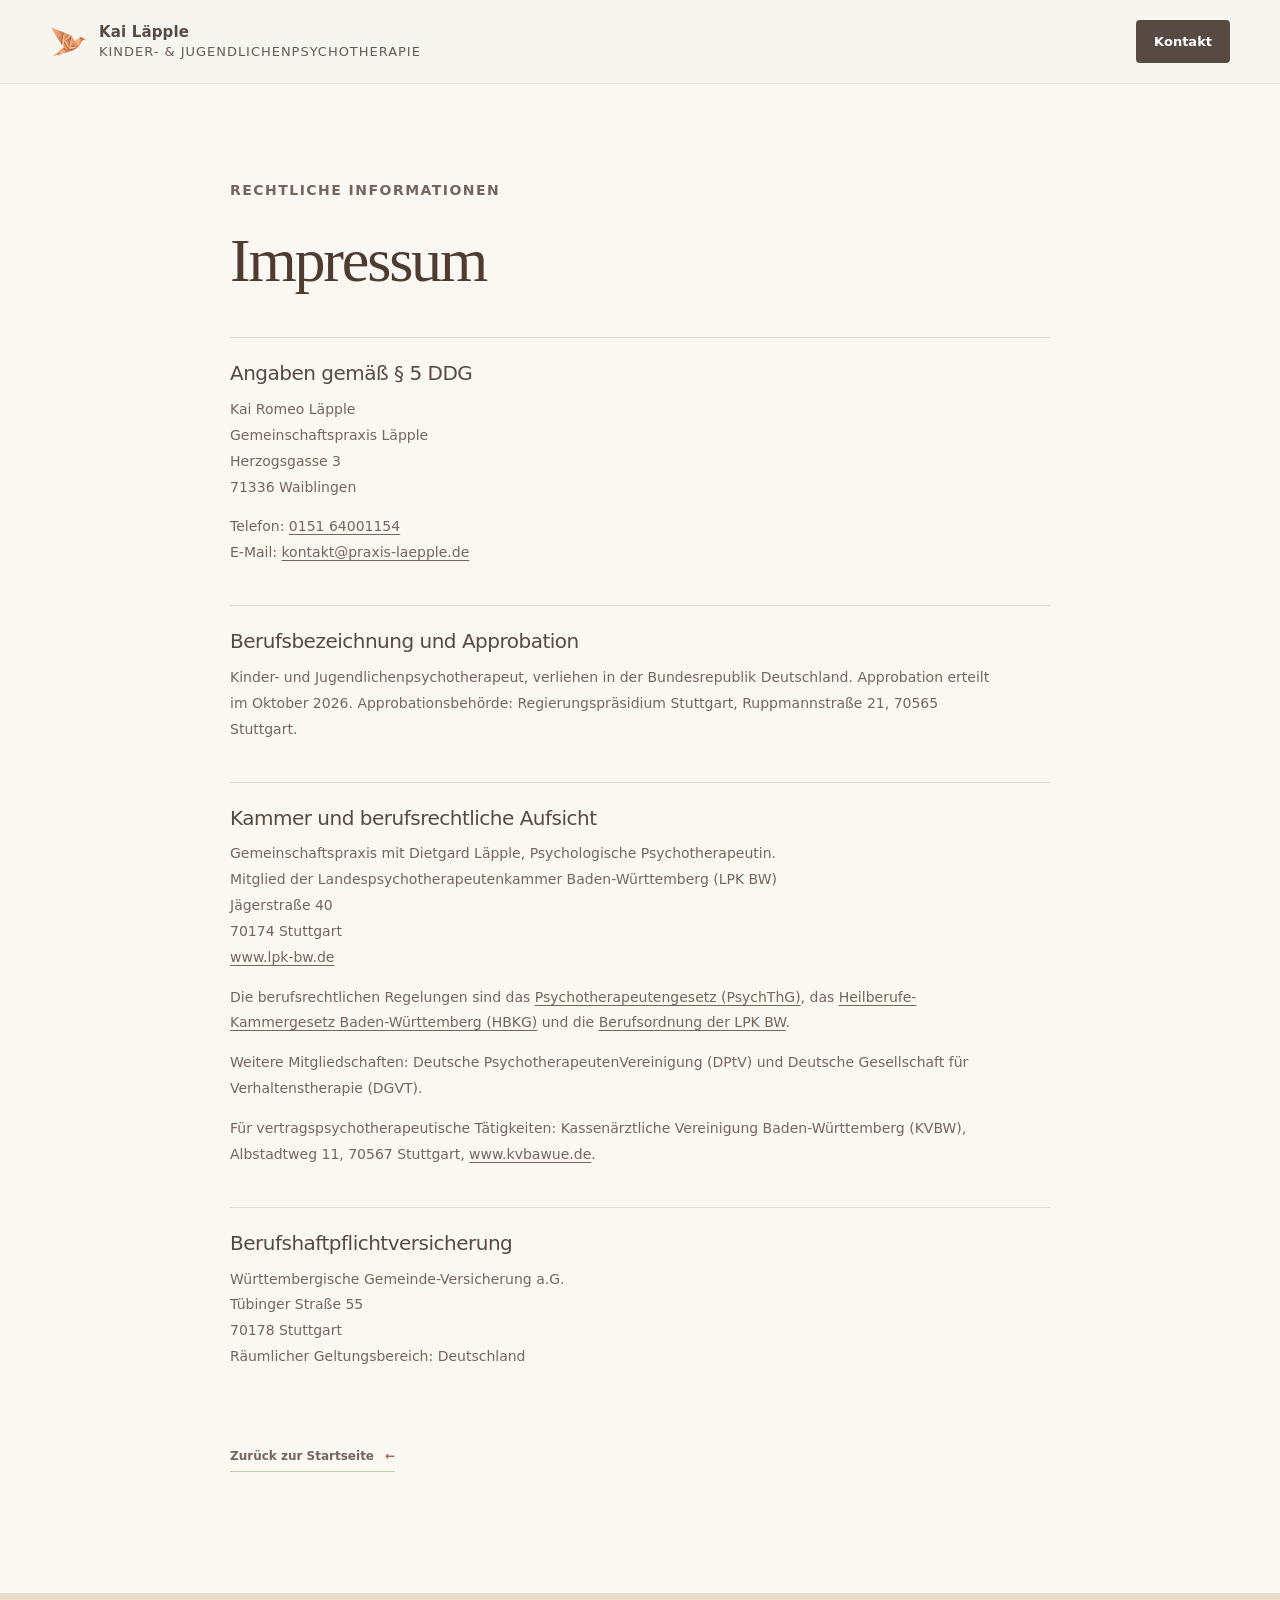
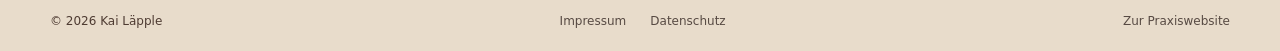
<file: impressum.html>
<!doctype html>
<html lang="de">
<head>
  <meta charset="utf-8">
  <meta name="viewport" content="width=device-width, initial-scale=1">
  <meta name="theme-color" content="#f7f5ef">
  <meta name="robots" content="index,follow">
  <title>Impressum · Kai Läpple · Kinder- und Jugendlichenpsychotherapie Waiblingen</title>
  <meta name="description" content="Impressum der Praxis Läpple, Kinder- und Jugendlichenpsychotherapie in Waiblingen.">
  <link rel="icon" type="image/png" sizes="512x512" href="images/origami-transparent-icon.png?v=origami-clear-20261109">
  <link rel="icon" type="image/png" sizes="512x512" href="images/origami-transparent-icon.png?v=origami-clear-20261109">
  <link rel="stylesheet" href="styles.css?v=20261126-typografie">
  <link rel="stylesheet" href="image-styles.css?v=20261109a">
  <style>
    .legal-page .legal-footer .footer-bottom > span { color: #4e3b32; }
  </style>
</head>
<body class="legal-page">
  <header class="site-header legal-header">
    <a class="brand" href="index.html" aria-label="Kai Läpple – zur Startseite">
      <span class="brand-mark" aria-hidden="true"><img class="brand-logo" src="images/origami-transparent-icon.png" alt="" aria-hidden="true" width="512" height="512"></span>
      <span class="brand-copy"><strong>Kai Läpple</strong><small>Kinder- &amp; Jugendlichenpsychotherapie</small></span>
    </a>
    <a class="button button-dark" href="index.html#kontakt">Kontakt</a>
  </header>
  <main class="legal-document section-shell">
    <p class="eyebrow">Rechtliche Informationen</p>
    <h1>Impressum</h1>
    <section>
      <h2>Angaben gemäß § 5 DDG</h2>
      <p>Kai Romeo Läpple<br>Gemeinschaftspraxis Läpple<br>Herzogsgasse 3<br>71336 Waiblingen</p>
      <p>Telefon: <a href="tel:+4915164001154">0151 64001154</a><br>E-Mail: <a href="mailto:kontakt@praxis-laepple.de">kontakt@praxis-laepple.de</a></p>
    </section>
    <section>
      <h2>Berufsbezeichnung und Approbation</h2>
      <p>Kinder- und Jugendlichenpsychotherapeut, verliehen in der Bundesrepublik Deutschland. Approbation erteilt im Oktober 2026. Approbationsbehörde: Regierungspräsidium Stuttgart, Ruppmannstraße 21, 70565 Stuttgart.</p>
    </section>
    <section>
      <h2>Kammer und berufsrechtliche Aufsicht</h2>
      <p>Gemeinschaftspraxis mit Dietgard Läpple, Psychologische Psychotherapeutin.<br>Mitglied der Landespsychotherapeutenkammer Baden-Württemberg (LPK BW)<br>Jägerstraße 40<br>70174 Stuttgart<br><a href="https://www.lpk-bw.de/" target="_blank" rel="noopener noreferrer">www.lpk-bw.de</a></p>
      <p>Die berufsrechtlichen Regelungen sind das <a href="https://www.gesetze-im-internet.de/psychthg_2020/" target="_blank" rel="noopener noreferrer">Psychotherapeutengesetz (PsychThG)</a>, das <a href="https://www.landesrecht-bw.de/bsbw/document/jlr-HeilBKGBW1995rahmen" target="_blank" rel="noopener noreferrer">Heilberufe-Kammergesetz Baden-Württemberg (HBKG)</a> und die <a href="https://www.lpk-bw.de/sites/default/files/kammer/satzungen/berufsordnung-lpk-bw.pdf" target="_blank" rel="noopener noreferrer">Berufsordnung der LPK BW</a>.</p>
      <p>Weitere Mitgliedschaften: Deutsche PsychotherapeutenVereinigung (DPtV) und Deutsche Gesellschaft für Verhaltenstherapie (DGVT).</p>
      <p>Für vertragspsychotherapeutische Tätigkeiten: Kassenärztliche Vereinigung Baden-Württemberg (KVBW), Albstadtweg 11, 70567 Stuttgart, <a href="https://www.kvbawue.de/" target="_blank" rel="noopener noreferrer">www.kvbawue.de</a>.</p>
    </section>
    <section>
      <h2>Berufshaftpflichtversicherung</h2>
      <p>Württembergische Gemeinde-Versicherung a.G.<br>Tübinger Straße 55<br>70178 Stuttgart<br>Räumlicher Geltungsbereich: Deutschland</p>
    </section>
    <p class="legal-back"><a class="text-link" href="index.html">Zurück zur Startseite <span>←</span></a></p>
  </main>
  <footer class="site-footer legal-footer"><div class="section-shell footer-bottom"><span>© 2026 Kai Läpple</span><div><a href="impressum.html" aria-current="page">Impressum</a><a href="datenschutz.html">Datenschutz</a></div><a href="index.html#start">Zur Praxiswebsite</a></div></footer>
</body>
</html>
</file>
<file: styles.css>
:root{--paper:#fbf8f2;--paper-dark:#f1e9df;--ink:#574a43;--ink-soft:#74665d;--muted:#81746a;--coral:#a86652;--coral-light:#edd8c9;--sage:#c2cbb8;--line:#e5ddd3;--white:#fffdf9;--serif:Georgia,'Times New Roman',serif;--sans:system-ui,-apple-system,BlinkMacSystemFont,'Segoe UI',Arial,sans-serif;--display:system-ui,-apple-system,BlinkMacSystemFont,'Segoe UI',Arial,sans-serif}*{box-sizing:border-box}html{scroll-behavior:smooth;scroll-padding-top:88px}body{margin:0;background:var(--paper);color:var(--ink);font-family:var(--sans);font-size:16px;line-height:1.65;-webkit-font-smoothing:antialiased}a{color:inherit;text-decoration:none}button{font:inherit}.sr-only{position:absolute;width:1px;height:1px;padding:0;margin:-1px;overflow:hidden;clip:rect(0,0,0,0);white-space:nowrap;border:0}.skip-link{position:fixed;left:16px;top:12px;z-index:100;background:var(--ink);color:white;padding:10px 15px;transform:translateY(-150%)}.skip-link:focus{transform:translateY(0)}:focus-visible{outline:3px solid var(--coral);outline-offset:4px}.section-shell{width:min(1180px,calc(100% - 64px));margin-inline:auto}.section-pad{padding-block:116px}.site-header{height:84px;padding:0 max(32px,calc((100vw - 1180px)/2));position:sticky;top:0;z-index:20;display:flex;align-items:center;justify-content:space-between;background:rgba(247,245,239,.95);backdrop-filter:blur(14px);border-bottom:1px solid rgba(24,59,56,.08)}.brand{display:flex;align-items:center;gap:11px;min-width:255px}.brand-mark{width:38px;height:38px;display:grid;place-items:center;position:relative}.brand-initials{position:absolute;font:700 13px system-ui,-apple-system,BlinkMacSystemFont,"Segoe UI",Arial,sans-serif;letter-spacing:-.08em;color:var(--ink)}.brand-mark svg{width:100%;fill:none;stroke:var(--coral);stroke-width:1.7;stroke-linejoin:round;stroke-linecap:round}.brand-mark svg path+path{stroke:var(--ink)}.brand-copy{display:flex;flex-direction:column;line-height:1.3}.brand-copy strong{font:700 15px var(--display);letter-spacing:.01em}.brand-copy small{font-size:13px;letter-spacing:.075em;text-transform:uppercase;color:var(--muted);margin-top:3px}.site-nav{display:flex;align-items:center;gap:30px;font-size:12px;font-weight:600;color:var(--ink-soft)}.site-nav a{transition:color .2s}.site-nav a:hover,.site-nav a:focus-visible{color:var(--coral)}.site-nav .nav-contact{background:var(--ink);color:white;border-radius:999px;padding:11px 17px}.nav-contact span{color:#d9a18b;margin-left:8px}.menu-toggle{display:none;background:none;border:0;color:var(--ink)}.hero{min-height:650px;position:relative;display:grid;grid-template-columns:1fr .91fr;align-items:center;padding-top:48px;padding-bottom:86px}.hero-copy{max-width:600px;position:relative;z-index:2;padding-bottom:26px}.eyebrow{display:flex;gap:10px;align-items:center;color:var(--muted);font-size:13px;text-transform:uppercase;letter-spacing:.13em;font-weight:700;margin:0 0 22px}.eyebrow-dot{width:7px;height:7px;border-radius:50%;background:var(--coral)}h1,h2,h3,p{margin-top:0}h1,h2{font-family:var(--display);letter-spacing:-.055em;line-height:1.08;font-weight:500}h1{font-size:clamp(48px,5.3vw,70px);margin-bottom:24px}h1 em,h2 em{font-family:var(--serif);font-weight:400;color:var(--coral);letter-spacing:-.04em}h1 em{font-size:1.1em}.hero-intro{color:var(--ink-soft);max-width:440px;font-size:16px;line-height:1.8}.hero-actions{display:flex;align-items:center;gap:26px;margin-top:31px}.button{display:inline-flex;align-items:center;gap:22px;padding:15px 21px;border-radius:4px;font-size:12px;font-weight:700;transition:transform .2s,background .2s}.button:hover{transform:translateY(-2px)}.button-dark{background:var(--ink);color:white}.button-dark span{color:#d9a18b;font-size:16px}.text-link{font-size:12px;font-weight:700;border-bottom:1px solid #c2cbb8;padding:8px 0}.text-link span{color:var(--coral);padding-left:7px}.hero-note{display:flex;align-items:center;gap:12px;margin-top:45px;color:var(--muted);font-size:13px}.hero-note p{margin:0;line-height:1.6}.hero-note strong{color:var(--ink);font-weight:700}.note-icon{width:24px;height:24px;border:1px solid var(--sage);border-radius:50%;display:grid;place-items:center;color:var(--ink);font:italic 14px var(--serif)}.hero-art{height:470px;position:relative;overflow:hidden;background:#f1e9df;border-radius:49% 49% 3px 3px/45% 45% 3px 3px;align-self:center;margin-left:20px}.sun{width:130px;height:130px;border-radius:50%;background:#dfad97;position:absolute;top:53px;right:67px;opacity:.88}.art-arch{position:absolute;bottom:-27px;left:50%;transform:translateX(-50%);width:285px;height:407px;border-radius:145px 145px 0 0;background:#d1d7c7;border:1px solid rgba(24,59,56,.12)}.art-inner{position:absolute;inset:18px 18px -5px;border-radius:140px 140px 0 0;background:#f5efe6}.art-window{position:absolute;width:107px;height:127px;left:89px;top:89px;background:#e4cfb9;border-radius:55px 55px 0 0;overflow:hidden}.art-window:before,.art-window:after{content:'';position:absolute;background:rgba(255,255,255,.64)}.art-window:before{width:1px;height:100%;left:50%}.art-window:after{height:1px;width:100%;top:57%}.art-window i{position:absolute;width:30px;height:50px;border-radius:50% 50% 0 0;background:#c99179;bottom:0;left:16px;opacity:.5}.art-window i+i{left:auto;right:10px;height:68px}.art-plant{position:absolute;left:44px;bottom:32px;width:52px;height:105px}.art-plant i{position:absolute;width:40px;height:27px;border-radius:50% 0 50% 0;border:1px solid #899781;transform:rotate(-24deg);bottom:0;left:5px}.art-plant b{position:absolute;width:2px;height:60px;background:#899781;bottom:16px;left:25px;transform:rotate(-9deg);transform-origin:bottom}.art-plant b:nth-child(2){height:43px;transform:rotate(-34deg)}.art-plant b:nth-child(3){height:48px;transform:rotate(25deg)}.art-plant b:nth-child(4){height:32px;transform:rotate(46deg)}.art-stool{position:absolute;bottom:40px;right:43px;width:108px;height:15px;border-radius:8px;background:#bd8068}.art-stool:before,.art-stool:after{content:'';position:absolute;top:11px;width:5px;height:47px;background:#74665d}.art-stool:before{left:16px}.art-stool:after{right:16px}.art-book{position:absolute;bottom:62px;right:67px;width:47px;height:6px;background:#879184;transform:rotate(-4deg)}.art-caption{position:absolute;right:22px;bottom:23px;display:flex;flex-direction:column;font:italic 14px var(--serif);color:var(--ink-soft);text-align:right}.art-spark{position:absolute;color:#bd8068;font-size:19px}.spark-one{left:58px;top:96px}.spark-two{right:50px;top:217px;font-size:13px}.hero-bottom{position:absolute;bottom:22px;left:0;right:0;border-top:1px solid var(--line);padding-top:17px;display:flex;justify-content:space-between;color:var(--muted);font-size:12px;letter-spacing:.08em;text-transform:uppercase}.scroll-cue b{color:var(--coral);margin-left:9px;font-size:14px}.section-kicker{font:700 12px var(--display);letter-spacing:.16em;text-transform:uppercase;color:var(--coral);display:flex;gap:14px;align-items:center}.section-kicker span{color:var(--muted);letter-spacing:.1em}.welcome{padding-top:112px}.welcome-content{display:grid;grid-template-columns:1fr .78fr;gap:100px;align-items:start;margin-top:47px}.welcome h2,.qualification-head h2,.process-heading h2{font-size:clamp(36px,4vw,50px);margin:0}.welcome-content p{color:var(--ink-soft);font-size:15px;line-height:1.85}.welcome-content .muted{color:var(--muted);font-size:13px}.value-grid{display:grid;grid-template-columns:repeat(3,1fr);gap:40px;margin-top:66px;padding-top:25px;border-top:1px solid var(--line)}.value-number{font:italic 16px var(--serif);color:var(--coral)}.value-grid h3{font:700 15px var(--display);margin:14px 0 8px}.value-grid p{font-size:12px;color:var(--muted);max-width:260px;margin:0}.person-section{background:#f5efe6}.person-layout{display:grid;grid-template-columns:.82fr 1fr;gap:115px;align-items:center}.person-visual{position:relative;max-width:405px}.portrait-placeholder{height:455px;background:#e0e4d8;position:relative;overflow:hidden;display:flex;align-items:flex-end;justify-content:center}.portrait-sun{position:absolute;right:52px;top:48px;width:112px;height:112px;border-radius:50%;background:#dfad97}.portrait-shape{position:absolute;bottom:-62px;left:50%;transform:translateX(-50%);width:240px;height:370px;border-radius:125px 125px 0 0;background:#b9c5b0}.portrait-shape:before{content:'';position:absolute;width:115px;height:145px;border-radius:60px 60px 45px 45px;background:#c99179;top:56px;left:63px}.portrait-shape:after{content:'';position:absolute;width:175px;height:193px;border-radius:95px 95px 0 0;background:#74665d;top:191px;left:33px}.portrait-stem{position:absolute;width:2px;height:105px;background:#899781;left:62px;bottom:67px;transform:rotate(20deg)}.portrait-stem:before,.portrait-stem:after{content:'';position:absolute;width:38px;height:21px;border:1px solid #899781;border-radius:100% 0 100% 0;left:-31px;top:20px;transform:rotate(-26deg)}.portrait-stem:after{left:2px;top:51px;transform:rotate(26deg)}.portrait-placeholder>span{position:absolute;top:23px;left:24px;font-size:13px;line-height:1.5;letter-spacing:.15em;color:var(--ink-soft)}.round-stamp{position:absolute;right:-32px;bottom:36px;width:106px;height:106px;border-radius:50%;background:var(--coral);color:white;display:flex;flex-direction:column;align-items:center;justify-content:center;text-align:center;font:italic 18px/1.05 var(--serif);transform:rotate(9deg);box-shadow:0 9px 25px #574a4310}.round-stamp small{font:700 9px var(--sans);letter-spacing:.15em;margin-top:6px}.person-copy .section-kicker{margin-bottom:42px}.person-copy h2{font-size:clamp(38px,4.4vw,54px);margin:0 0 23px}.person-copy>p:not(.eyebrow){font-size:14px;color:var(--ink-soft);line-height:1.9}.person-copy .eyebrow{margin-bottom:14px}.person-copy .text-link{display:inline-block;margin-top:10px}.qualification-head{display:flex;justify-content:space-between;align-items:end;margin:40px 0 30px}.qualification-head p{max-width:310px;color:var(--muted);font-size:13px;margin:0}.timeline{border-top:1px solid var(--line)}.timeline-item:last-child{border-bottom:0}.timeline-item{display:grid;grid-template-columns:170px 1fr 45px;gap:25px;padding:14px 0;border-bottom:1px solid var(--line);align-items:center}.timeline-date{font:600 12px var(--display);color:var(--coral)}.timeline-item h3{font:700 15px var(--display);margin:0 0 3px}.timeline-item p{font-size:12px;line-height:1.4;color:var(--muted);margin:0}.timeline-mark{font:italic 13px var(--serif);color:#bdc8b7;text-align:right}.experience-strip{display:grid;grid-template-columns:1.4fr 1fr;gap:50px;padding-top:34px}.mini-label{font-size:13px;letter-spacing:.15em;color:var(--coral);font-weight:700}.experience-strip p{font-size:12px;color:var(--ink-soft);line-height:1.9;margin:12px 0 0}.languages p{border-left:1px solid var(--line);padding-left:23px}.offer-section{background:#574a43;color:#fbf8f2}.offer-section .section-kicker span,.offer-section .offer-layout>div:first-child>p:not(.eyebrow){color:#74665d}.offer-layout{display:grid;grid-template-columns:.75fr 1fr;gap:100px;align-items:center}.offer-layout>div:first-child h2{font-size:clamp(46px,5vw,62px);margin:0 0 25px}.offer-layout .eyebrow{color:#bd8068;margin-top:42px;margin-bottom:13px}.offer-layout>div:first-child>p:not(.eyebrow){font-size:14px;line-height:1.9}.offer-layout .muted{color:#81746a!important;font-size:12px!important}.offer-cards{display:grid;grid-template-columns:1fr 1fr;gap:13px}.offer-card{padding:24px 23px;background:#e9e2d9;min-height:190px}.offer-card:last-child{grid-column:1/-1;min-height:150px}.card-icon{font:21px var(--serif);color:#bd8068}.offer-card h3{font:700 14px var(--display);margin:19px 0 7px}.offer-card p{font-size:13px;color:#74665d;line-height:1.7;margin:0}.process-heading{margin:40px 0 49px}.process-heading p{max-width:56ch;color:var(--ink-soft);font-size:14px;margin:10px 0 0}.process-steps{display:grid;grid-template-columns:repeat(3,1fr);gap:32px}.process-steps article{border-top:1px solid var(--line);padding-top:20px}.process-steps article>span{font:italic 14px var(--serif);color:var(--coral)}.process-steps h3{font:700 17px var(--display);margin:24px 0 10px}.process-steps p{font-size:12px;color:var(--muted);max-width:260px}.family-section{background:#f1e9df}.family-layout{display:grid;grid-template-columns:.55fr 1fr;gap:55px}.family-layout>.section-kicker{align-self:start}.family-content{max-width:620px}.family-content .eyebrow{margin-bottom:14px}.family-content h2{font-size:clamp(38px,4.2vw,52px);margin:0 0 23px}.family-content>p:not(.eyebrow){color:var(--ink-soft);font-size:14px;line-height:1.9}.family-note{display:flex;gap:16px;border-left:2px solid var(--coral);padding:15px 18px;background:#f5efe6;margin:27px 0;color:var(--ink-soft)}.family-note span{color:var(--coral);font-size:18px}.family-note p{font-size:12px;margin:0}.button-outline{border:1px solid #bdc8b7;color:var(--ink);background:transparent}.button-outline span{color:var(--coral)}.contact-section{background:#f5efe6}.contact-layout{display:grid;grid-template-columns:.85fr 1fr;gap:115px;align-items:start}.contact-layout h2{font-size:clamp(48px,5vw,63px);margin:0 0 24px}.contact-layout>div:first-child>p:not(.eyebrow){color:var(--ink-soft);font-size:14px;line-height:1.9;max-width:390px}.contact-layout .eyebrow{margin-top:40px}.contact-status{display:flex;gap:9px;align-items:center;font-size:13px;color:var(--muted);margin-top:28px}.status-dot{width:7px;height:7px;border-radius:50%;background:#c99179}.contact-card{padding:33px 36px;background:var(--white);box-shadow:0 18px 45px #574a4310}.contact-card-top{display:flex;justify-content:space-between;align-items:center;border-bottom:1px solid var(--line);padding-bottom:18px;font-size:13px;letter-spacing:.15em;color:var(--muted);font-weight:700}.contact-symbol{font-size:20px;color:var(--coral)}.contact-card h3{font:700 20px var(--display);margin:24px 0}.contact-card dl{margin:0}.contact-card dl div{display:grid;grid-template-columns:110px 1fr;padding:11px 0;border-bottom:1px solid #f5efe6;font-size:12px}.contact-card dt{color:var(--muted)}.contact-card .contact-email{align-items:center}.contact-card dd{margin:0;font-weight:600}.contact-card>small{display:block;margin-top:18px;color:#a86652;font-size:12px;line-height:1.6}.site-footer{background:#574a43;color:#fbf8f2}.footer-main{display:flex;align-items:center;justify-content:space-between;padding-block:38px;border-bottom:1px solid #ffffff55}.footer-brand .brand-copy small{color:#c2cbb8}.footer-main>p{margin:0;color:#c2cbb8;font:italic 15px var(--serif)}.footer-top{font-size:13px;color:#c99179}.footer-bottom{display:flex;justify-content:space-between;align-items:center;padding-block:19px;color:#c2cbb8;font-size:12px}.footer-bottom div{display:flex;gap:24px}.footer-bottom a:hover{color:white}.legal{border-top:1px solid #ffffff55;padding-block:30px 20px;scroll-margin-top:84px;color:#c2cbb8}.legal h2{font:700 15px var(--display);letter-spacing:0;margin-bottom:14px;color:#fbf8f2}.legal p{max-width:820px;font-size:13px;line-height:1.75;margin-bottom:13px}.legal-alert{color:#dfad97;font-weight:600}.legal strong{color:#fbf8f2}@media(max-width:1000px){.site-nav{gap:17px;font-size:13px}.brand{min-width:225px}.hero{min-height:600px}.hero-art{height:415px}.section-pad{padding-block:90px}.person-layout,.contact-layout{gap:70px}.offer-layout{gap:65px}.welcome-content{gap:55px}}@media(max-width:760px){.section-shell{width:min(100% - 40px,560px)}.site-header{height:72px;padding:0 20px}.brand{min-width:0}.brand-mark{width:34px;height:34px}.brand-copy small{font-size:12px}.menu-toggle{display:flex;flex-direction:column;gap:5px;padding:10px;cursor:pointer}.menu-toggle>span:not(.sr-only){width:21px;height:1px;background:var(--ink);display:block}.site-nav{position:absolute;top:71px;left:0;right:0;background:var(--paper);padding:17px 22px 24px;display:none;flex-direction:column;align-items:stretch;gap:0;border-bottom:1px solid var(--line);box-shadow:0 12px 18px #574a4312}.site-nav.is-open{display:flex}.site-nav a{padding:12px 2px;border-bottom:1px solid var(--line)}.site-nav .nav-contact{margin-top:12px;padding:12px 16px;text-align:center;border:0}.hero{display:flex;flex-direction:column;align-items:stretch;padding-top:58px;padding-bottom:77px;min-height:0}.hero-copy{padding:0}.hero h1{font-size:clamp(40px,11.2vw,62px)}.hero-intro{font-size:14px;max-width:430px}.hero-actions{gap:18px;flex-wrap:wrap}.hero-note{margin-top:27px}.hero-art{margin:46px 0 0 auto;width:min(100%,390px);height:360px}.art-arch{transform:translateX(-50%) scale(.86);transform-origin:bottom center}.hero-bottom{bottom:17px;font-size:12px}.scroll-cue{font-size:12px}.section-pad{padding-block:75px}.welcome{padding-top:80px}.welcome-content{grid-template-columns:1fr;gap:20px;margin-top:31px}.welcome h2,.qualification-head h2,.process-heading h2{font-size:38px}.value-grid{grid-template-columns:1fr;gap:24px;margin-top:38px}.value-grid article{display:grid;grid-template-columns:35px 1fr;column-gap:9px}.value-grid .value-number{grid-row:span 2}.value-grid h3{margin:0 0 3px}.value-grid p{max-width:360px}.person-layout{grid-template-columns:1fr;gap:43px}.person-visual{width:min(100% - 18px,380px);margin-inline:auto}.portrait-placeholder{height:410px}.person-copy .section-kicker{margin-bottom:29px}.person-copy h2{font-size:42px}.qualification-head,.process-heading{display:block;margin:31px 0 26px}.qualification-head p,.process-heading p{margin-top:14px}.timeline-item{grid-template-columns:90px 1fr;gap:14px;padding:12px 0}.timeline-item h3{font-size:13px}.timeline-item p{font-size:13px}.timeline-mark{display:none}.timeline-date{font-size:12px}.experience-strip{grid-template-columns:1fr;gap:25px}.languages p{border-left:0;padding-left:0}.offer-layout{grid-template-columns:1fr;gap:30px}.offer-layout .eyebrow{margin-top:32px}.offer-layout>div:first-child h2{font-size:49px}.offer-cards{gap:9px}.offer-card{padding:18px 16px;min-height:180px}.offer-card:last-child{min-height:140px}.offer-card h3{font-size:12px}.offer-card p{font-size:12px}.process-steps{grid-template-columns:1fr;gap:20px}.process-steps article{display:grid;grid-template-columns:35px 1fr;column-gap:10px;padding-top:16px}.process-steps article>span{grid-row:span 2}.process-steps h3{margin:0 0 5px;font-size:15px}.process-steps p{margin:0;max-width:none}.family-layout{grid-template-columns:1fr;gap:27px}.family-content h2{font-size:41px}.contact-layout{grid-template-columns:1fr;gap:35px}.contact-layout h2{font-size:54px}.contact-card{padding:26px 21px}.contact-card dl div{grid-template-columns:95px 1fr;font-size:13px}.footer-main{flex-wrap:wrap;gap:20px}.footer-main>p{order:3;width:100%;font-size:14px}.footer-bottom{flex-wrap:wrap;row-gap:14px}.footer-bottom>span:last-child{width:100%}.legal{scroll-margin-top:72px;padding-block:25px 14px}.legal p{font-size:12px}}@media(prefers-reduced-motion:reduce){html{scroll-behavior:auto}*,*::before,*::after{transition:none!important;animation:none!important}}


/* Warm, restrained palette */
:root{--paper:#fbf8f2;--paper-dark:#f1e9df;--ink:#574a43;--ink-soft:#74665d;--muted:#81746a;--coral:#a86652;--coral-light:#edd8c9;--sage:#c2cbb8;--line:#e5ddd3;--white:#fffdf9;--sand:#e4cfb9;--apricot:#dfad97}
.offer-section{background:linear-gradient(145deg,#f2e9df 0%,#f7f1e8 58%,#ece5dc 100%);color:var(--ink)}
.offer-section .section-kicker span,.offer-section .offer-layout>div:first-child>p:not(.eyebrow){color:var(--ink-soft)}
.offer-section .offer-card{background:rgba(255,253,249,.72);border:1px solid rgba(116,102,93,.12)}
.offer-section .offer-card h3{color:var(--ink)}
.site-footer{background:#e8dccb;color:var(--ink)}
.site-footer a{color:var(--ink)}

/* Responsive copy and full-width warm section fields */
@media(max-width:1000px){
  .value-grid article{display:block;min-width:0}
  .value-grid h3{margin:0 0 5px}
  .value-grid p{max-width:38rem;line-height:1.65}
}
.hero,.welcome{isolation:isolate}
.hero::before,.welcome::before{content:"";position:absolute;z-index:-1;top:0;bottom:0;left:50%;width:100vw;transform:translateX(-50%);pointer-events:none}
.hero::before{background:linear-gradient(120deg,#f7e9df 0%,#f5e8df 48%,#f9eee4 100%)}
.welcome::before{background:linear-gradient(180deg,#fbf8f2 0%,#f7f0e7 100%)}
.hero-copy,.hero-bottom{padding-inline:clamp(20px,4vw,64px)}
.hero-copy{max-width:760px}
.hero-actions .text-link{display:inline-flex;align-items:center;gap:6px;white-space:nowrap;border-bottom:0;position:relative;padding-bottom:8px}
.hero-actions .text-link::after{content:"";position:absolute;left:0;right:0;bottom:5px;height:1px;background:#b99b8d}
.brand-mark{isolation:isolate}
.brand-mark svg{display:none}
.brand-mark::before{content:"";position:absolute;z-index:0;inset:2px;border-radius:50%;background:radial-gradient(circle at 31% 27%,#f1dfd1 0%,#d4b49b 48%,#b98f75 100%);filter:blur(1.2px);opacity:.8;box-shadow:0 5px 14px rgba(151,108,83,.19)}
.brand-initials{z-index:1;color:#574a43}
.qualification-extras{border-block:1px solid var(--line);padding-block:20px;margin-top:28px}
.qualification-extras .additional-qualifications ul{border:0;margin:0;padding:0}
@media(max-width:760px){.hero-copy,.hero-bottom{padding-inline:0}}

/* Freigestelltes Origami-Logo in Header, Footer und Rechtstexten. */
.brand-mark::before{display:none!important}
.brand-mark .brand-logo{display:block;width:38px;height:38px;object-fit:contain;border-radius:0;position:relative;z-index:1;background:transparent}
.qualification-extras{border:0;border-top:1px solid var(--line);padding-block:16px;margin-top:12px}
.qualification-extras .additional-qualifications{border-top:0;margin-top:0;padding-top:0}
/* Feinschliff: klare Übergänge, gut lesbare Links und ruhige Listen. */
.welcome{border-bottom:0}
#person{border-top:0}
.hero-actions .text-link::after{display:none!important}
.eyebrow-dot{display:none!important}
.membership-note .membership-list{list-style:disc;margin:12px 0 0;padding-left:1.2rem}
.membership-list li{padding:3px 0;color:var(--ink-soft);line-height:1.65}
.additional-qualifications li{background:transparent!important;box-shadow:none}
.qualification-head{align-items:center}
.qualification-head h2{margin:0}
.qualification-head>div .mini-label{display:none}
@media(max-width:760px){
 .offer-section{width:100vw;max-width:none;margin-left:calc(50% - 50vw);margin-right:calc(50% - 50vw)}
 .offer-section>.section-shell{width:min(100% - 40px,560px);margin-inline:auto}
 .membership-note .membership-list{padding-left:1.25rem}
 .membership-list li+li{border-top:1px solid rgba(116,102,93,.16);margin-top:4px;padding-top:8px}
}

/* Lesbarkeit, einheitliche Abschnittsabstände und gut erreichbare Kontaktlinks */
:root{--muted:#675b51}
.eyebrow{font-size:14px;letter-spacing:.105em;color:var(--ink-soft)}
.section-kicker{font-size:13px;letter-spacing:.12em}
.section-kicker span{color:var(--ink-soft);letter-spacing:.09em}
.mini-label{font-size:14px;letter-spacing:.11em;color:var(--ink-soft)}
.section-pad{padding-block:clamp(88px,7.4vw,112px)}
.welcome{padding-top:clamp(88px,7.4vw,112px)}
.welcome-content{margin-top:clamp(34px,4vw,48px)}
.value-grid{margin-top:clamp(42px,4.6vw,58px)}
.qualification-head,.process-heading{margin:clamp(30px,3.5vw,42px) 0 clamp(24px,3vw,34px)}
.contact-card dd a{color:var(--ink);text-decoration:underline;text-decoration-color:rgba(168,102,82,.72);text-decoration-thickness:1px;text-underline-offset:3px}
@media(max-width:760px){
 .section-pad{padding-block:72px}
 .welcome{padding-top:76px}
 .contact-card dl>div{padding-block:14px}
 .contact-card dd a[href^="tel:"],.contact-card dd a[href^="mailto:"]{display:inline-flex;align-items:center;min-height:44px;padding-block:7px}
 .contact-card .form-download{min-height:56px}
}

/* M.A. bleibt als Abkürzung ausgezeichnet, aber ohne Browser-Punktlinie. */
.degree-line abbr[title]{text-decoration:none;text-decoration-line:none;border-bottom:0}

/* Shared heading hierarchy */
main#main h1,
main#main section h2,
main.legal-document h1,
.legal-document h1 {
  font-family: var(--serif);
  font-weight: 400;
  line-height: 1.12;
  letter-spacing: -.035em;
  color: #4e3b32;
  text-wrap: balance;
}
main#main section h2 { font-size: clamp(31px, 5vw, 57px); }
main#main h1 em, main#main section h2 em { color: #84513d; font-style: italic; }
main#main .section-kicker,
main#main .section-kicker span {
  color: #84513d;
  font-size: 12px;
  font-weight: 700;
  letter-spacing: .17em;
  text-transform: uppercase;
}
main#main section .eyebrow {
  color: #574338;
  font-size: 14px;
  font-weight: 400;
  letter-spacing: .015em;
  text-transform: none;
}
main#main #person .person-intro .section-kicker,
main#main #kontakt .contact-layout > div:first-child .section-kicker { margin-bottom: 10px; }
main#main #person .person-intro .eyebrow,
main#main #kontakt .contact-layout > div:first-child .eyebrow { margin-top: 0; margin-bottom: 20px; }
</file>
<file: image-styles.css>
.hero-art{height:auto;aspect-ratio:4/3;background:transparent;border-radius:0;overflow:visible;margin-left:20px}
.hero-art img{display:block;width:100%;height:100%;object-fit:contain;border-radius:0;box-shadow:none}
.person-visual{overflow:visible}
.person-image{display:block;width:100%;aspect-ratio:.9;object-fit:contain;object-position:50% 70%;box-shadow:0 18px 42px #203c3015}
.image-caption{display:block;text-align:right;color:var(--muted);font-size:13px;margin-top:9px;letter-spacing:.04em}
.contact-card dd small{color:var(--muted);font-weight:400;font-size:12px}
.contact-card dd a:hover,.legal a:hover{text-decoration:underline;text-underline-offset:3px}
.crisis-note{width:min(1180px,calc(100% - 64px));margin:-48px auto 0;padding:0 0 76px}
.crisis-note>div{padding:27px 31px;background:#e5e9df;border-left:3px solid var(--coral)}
.crisis-note .mini-label{margin:0 0 8px}
.crisis-note h3{font:700 18px var(--display);margin:0 0 10px}
.crisis-note p{font-size:12px;line-height:1.8;color:var(--ink-soft);margin:0 0 7px}
.crisis-note a{font-weight:700;text-decoration:underline;text-underline-offset:3px}
.crisis-note small{display:block;color:var(--muted);font-size:12px;margin-top:12px}
.membership-note{margin:23px 0 6px;padding:14px 17px;background:#f5f2e9;border-left:2px solid var(--coral)}
.membership-note .mini-label{display:block;margin-bottom:7px}
.membership-note p{font-size:13px;line-height:1.8;margin:0;color:var(--ink-soft)}
.offer-section .offer-cards .card-icon{color:#f1b392}
.offer-section .offer-layout .eyebrow{color:#f1b392}
.additional-qualifications{margin:30px 0 20px;padding:19px 0 17px;border-block:1px solid var(--line)}
.additional-qualifications .mini-label{display:block;margin-bottom:12px}
.additional-qualifications ul{display:flex;flex-wrap:wrap;gap:9px;list-style:none;padding:0;margin:0}
.additional-qualifications li{padding:8px 12px;background:#e9ede5;border-radius:2px;color:var(--ink-soft);font-size:13px;font-weight:600}
.hours-block{margin-top:21px;padding-top:17px;border-top:1px solid var(--line)}
.hours-block h4{font:700 13px var(--display);margin:0 0 7px}
.hours-block dl{margin:0}
.contact-card .hours-block dl div{padding:5px 0;font-size:13px}
.hours-block small{display:block;color:var(--muted);font-size:13px;line-height:1.6;margin-top:8px}
.form-download{display:flex;align-items:center;gap:12px;margin-top:20px;padding:15px 0;border-block:1px solid var(--line)}
.form-download:hover strong{text-decoration:underline;text-underline-offset:3px}
.form-download .download-symbol{width:32px;height:32px;border-radius:50%;background:#e5e9df;display:grid;place-items:center;color:var(--coral);font-size:18px;flex:0 0 auto}
.form-download span:nth-child(2){display:flex;flex-direction:column;line-height:1.4;flex:1}
.form-download strong{font:700 12px var(--display)}
.form-download small{color:var(--muted);font-size:12px}
.form-download span:last-child{font-size:13px;font-weight:700;color:var(--coral)}
@media(max-width:760px){.hero-art{margin:42px 0 0 auto;height:auto;width:min(100%,390px);aspect-ratio:4/3}.person-visual{width:min(100%,380px)}.person-image{aspect-ratio:.92}.additional-qualifications ul{flex-direction:column;align-items:flex-start}.crisis-note{width:min(calc(100% - 40px),560px);margin:-38px auto 0;padding-bottom:60px}.crisis-note>div{padding:21px 19px}}
@media(max-width:760px){.timeline-item{grid-template-columns:76px minmax(0,1fr);gap:11px}.timeline-item>div{min-width:0}}

@media(max-width:760px){.timeline-item h3{hyphens:auto;overflow-wrap:anywhere}}

.legal-document{max-width:820px;padding-block:94px 110px;min-height:68vh}.legal-document h1{font-size:clamp(40px,6vw,62px);margin:0 0 42px}.legal-document h2{font-size:20px;letter-spacing:-.025em;margin:0 0 12px}.legal-document section{padding:25px 0;border-top:1px solid var(--line)}.legal-document p{max-width:760px;color:var(--ink-soft);font-size:14px;line-height:1.85}.legal-document a:not(.text-link){text-decoration:underline;text-underline-offset:3px}.legal-document .legal-back{margin-top:34px}.legal-header{position:relative}.legal-header .button{font-size:13px;padding:11px 18px}.legal-footer .footer-bottom{gap:18px}.form-note{display:block;color:var(--muted);font-size:12px;line-height:1.7;margin-top:10px}.timeline-item h3{overflow-wrap:anywhere}
.practice-note{margin:-11px 0 14px;color:var(--muted);font-size:12px;line-height:1.65}
.offer-wait-note{margin:18px 0 0;color:#bac9bd;font-size:12px;line-height:1.7}
.crisis-note h4{margin:18px 0 7px;font-size:14px}
.crisis-note section+section{border-top:1px solid #ffffff24;margin-top:16px;padding-top:2px}
@media(max-width:760px){.legal-document h1{font-size:clamp(32px,10vw,48px);overflow-wrap:anywhere}.person-copy h2{hyphens:auto;overflow-wrap:anywhere}}

/* Porträt: schlichtes Hochkant-Rechteck ohne Bogenform. */
.person-image{width:100%;aspect-ratio:4/5;object-fit:cover;object-position:50% 60%;border-radius:0;box-shadow:0 18px 42px rgba(87,74,67,.12)}
@media(max-width:760px){.person-image{aspect-ratio:4/5}}
</file>
<file: illustrations.css>
/* Kai Läpple · warm editorial scroll experience */
:root{
 --paper:#fbf8f2;--paper-dark:#f1e8dc;--ink:#51443d;--ink-soft:#6c5b50;--muted:#79685d;
 --coral:#a65f4d;--coral-light:#ead0c1;--sage:#c5cdbd;--line:#ded3c7;--white:#fffdf9;
 --sand:#e4cfbb;--apricot:#e2b49e;--clay:#c98a70;--butter:#ead9aa;--olive:#78816c;
}
html{scroll-behavior:smooth;scroll-padding-top:5rem}
body{background:var(--paper);color:var(--ink)}
section{scroll-margin-top:5rem}
:focus-visible{outline:3px solid #a65f4d;outline-offset:4px;border-radius:3px}

/* A quiet arched “window” anchors the opening scene. */
.hero{position:relative;isolation:isolate;overflow:hidden;background:linear-gradient(112deg,#fbf8f2 0 47%,#f8f1e8 100%)}
.hero::before{content:"";position:absolute;z-index:0;right:5%;top:11%;width:min(39vw,470px);height:min(55vw,550px);min-height:340px;border-radius:48% 48% 7px 7px;background:linear-gradient(155deg,#e9d5c5 0%,#f0dfce 48%,#e7c7b3 100%);box-shadow:inset 0 0 0 15px rgba(255,253,249,.62),inset 0 0 0 17px rgba(166,95,77,.12);transform:translate3d(0,var(--scene-shift,0px),0);will-change:transform}
.hero::after{content:"";position:absolute;z-index:0;right:calc(5% + min(39vw,470px) - 92px);top:min(50vw,460px);width:114px;height:114px;border-radius:50%;background:radial-gradient(circle at 38% 35%,#fbf4e4 0 36%,#e6d2b8 72%);box-shadow:0 12px 28px rgba(81,68,61,.08);transform:translate3d(0,calc(var(--scene-shift,0px)*.55),0)}
.hero-copy,.hero-bottom{position:relative;z-index:1}
.hero-copy{max-width:650px}
.hero h1{max-width:720px}
.hero-intro{max-width:540px}
.hero-bottom{color:var(--ink-soft)}

/* Warm paper fields carry a single colour thread through the sections. */
.welcome{position:relative;background:linear-gradient(180deg,#fbf8f2 0%,#f7f0e7 100%);isolation:isolate}
.welcome::after{content:"";position:absolute;z-index:-1;right:5%;top:16%;width:min(25vw,300px);aspect-ratio:1;border-radius:50% 44% 54% 46%;background:radial-gradient(circle at 36% 34%,rgba(234,217,170,.48),rgba(226,180,158,.3) 70%,transparent 72%);transform:translate3d(0,calc(var(--scene-shift,0px)*.5),0)}
.person-section{position:relative;isolation:isolate;overflow:hidden;background:linear-gradient(118deg,#ead8c9 0%,#f1e6da 55%,#ead9ca 100%)}
.person-section::before{content:"";position:absolute;z-index:-1;right:-3%;top:6%;width:min(42vw,520px);height:92%;border-radius:49% 0 0 49%;background:linear-gradient(160deg,rgba(255,253,249,.47),rgba(226,180,158,.22));transform:translate3d(0,calc(var(--scene-shift,0px)*.45),0)}
.person-layout{position:relative}
.person-visual{position:relative;isolation:isolate}
.person-visual::before{content:"";position:absolute;z-index:-1;inset:7% -6% -5% 9%;border-radius:48% 48% 8px 8px;background:linear-gradient(155deg,#d2b19b,#e7cbb7);transform:rotate(2deg)}
.person-image{border-radius:48% 48% 7px 7px;object-fit:cover;box-shadow:0 22px 48px rgba(81,68,61,.14)}
.person-copy h2{color:var(--ink)}
.membership-note{background:rgba(255,253,249,.56);border-left-color:var(--clay)}
.membership-note .mini-label,.membership-note p{color:#5f5047}
.qualifications{position:relative;background:#fbf8f2}
.timeline{position:relative}
.timeline::before{content:"";position:absolute;left:calc(100% - 38px);top:2%;bottom:2%;width:1px;background:linear-gradient(180deg,transparent,var(--apricot),var(--clay),transparent);opacity:.8}
.timeline-mark{color:var(--clay)}
.additional-qualifications li{background:#f0e5d9;color:#5e5047}

/* The treatment area uses a quiet sage wash, not a dark green panel. */
.offer-section{position:relative;isolation:isolate;overflow:hidden;background:linear-gradient(125deg,#e6ebe1 0%,#edf0e7 44%,#f4e9de 100%);color:var(--ink)}
.offer-section::before{content:"";position:absolute;z-index:-1;right:-6%;top:4%;width:min(44vw,550px);aspect-ratio:1.2;border-radius:56% 44% 0 58%;background:linear-gradient(138deg,rgba(255,253,249,.66),rgba(226,180,158,.25));transform:translate3d(0,calc(var(--scene-shift,0px)*.48),0)}
.offer-layout{position:relative}
.offer-section .section-kicker,.offer-section .section-kicker span,.offer-section .offer-layout>div:first-child>p:not(.eyebrow),.offer-section .offer-layout .muted{color:#5e5047!important}
.offer-section .offer-layout .eyebrow,.offer-section .offer-cards .card-icon{color:#9a5848}
.offer-section .membership-note{background:rgba(255,253,249,.7)}
.offer-wait-note{color:#625248!important}
.offer-cards{position:relative}
.offer-card{background:rgba(255,253,249,.88);border:1px solid rgba(110,88,72,.12);border-radius:3px;box-shadow:0 12px 32px rgba(81,68,61,.055)}
.offer-card h3,.offer-card p{color:#51443d}
.offer-card:hover{box-shadow:0 16px 34px rgba(81,68,61,.1)}

/* A gently traced route gives the three first steps a shared meaning. */
.process-section{position:relative;background:linear-gradient(180deg,#fbf8f2,#f7f1e8)}
.process-steps{position:relative}
.process-steps::before{content:"";position:absolute;left:5%;right:5%;top:23px;height:1px;background:linear-gradient(90deg,#c98a70,#e2b49e,#c5cdbd);opacity:.85}
.process-steps article{position:relative;border-top:0;padding-top:0}
.process-steps article>span{display:grid;place-items:center;width:46px;height:46px;border:1px solid #c98a70;border-radius:50%;background:var(--paper);color:#875648;position:relative;z-index:1}
.process-steps h3{margin-top:22px}
.family-section{position:relative;isolation:isolate;overflow:hidden;background:linear-gradient(112deg,#f3e2d6 0%,#f7eee5 56%,#f0dfd3 100%)}
.family-section::after{content:"";position:absolute;z-index:-1;right:-4%;bottom:-18%;width:min(40vw,460px);aspect-ratio:1;border-radius:47% 53% 45% 55%;background:radial-gradient(circle at 35% 35%,rgba(234,217,170,.52),rgba(201,138,112,.24) 69%,transparent 71%);transform:translate3d(0,calc(var(--scene-shift,0px)*.5),0)}
.family-layout,.family-content{position:relative}
.family-note{background:rgba(255,253,249,.7);color:#51443d;border-left-color:#a65f4d}
.family-note p{color:#51443d}
.button-outline{border-color:#a65f4d;color:#51443d;background:rgba(255,253,249,.32)}
.contact-section{position:relative;isolation:isolate;overflow:hidden;background:linear-gradient(125deg,#f2e9de,#f7f1e8 56%,#ecdfd1)}
.contact-section::before{content:"";position:absolute;z-index:-1;left:-8%;top:12%;width:min(36vw,420px);aspect-ratio:1;border-radius:50%;background:radial-gradient(circle at 60% 40%,rgba(226,180,158,.32),rgba(234,217,170,.26) 65%,transparent 68%);transform:translate3d(0,calc(var(--scene-shift,0px)*.42),0)}
.contact-layout{position:relative}
.contact-card{background:rgba(255,253,249,.94);border:1px solid rgba(110,88,72,.1);box-shadow:0 22px 55px rgba(81,68,61,.1);border-radius:4px}
.contact-card-top{color:#65564c}
.contact-card dt,.contact-card dd,.contact-card .practice-note,.contact-card small{color:#5d4e45}
.contact-card a{color:#8f4f40}
.hours-block{border-color:#ded3c7}
.form-download .download-symbol{background:#f0dfd3;color:#8f4f40}

/* Footer contrast is intentionally dark on sand for legibility. */
.site-footer{background:linear-gradient(112deg,#e5cfbb,#eeded0);color:#51443d}
.site-footer .footer-main{border-color:rgba(81,68,61,.2)}
.site-footer .footer-brand .brand-copy small,.site-footer .footer-main>p,.site-footer .footer-bottom,.site-footer .footer-bottom a,.site-footer .footer-top{color:#57483f}
.site-footer .footer-brand .brand-mark{color:#57483f}
.site-footer .footer-main>p{font-style:italic}
.site-footer .footer-bottom a:hover{color:#8f4f40}

/* Reveal masks and restrained depth: one rhythm across the whole page. */
.reveal-ready [data-reveal]{opacity:0;transform:translate3d(0,20px,0);transition:opacity .72s cubic-bezier(.22,.68,0,1),transform .72s cubic-bezier(.22,.68,0,1);transition-delay:var(--reveal-delay,0ms)}
.reveal-ready [data-reveal="image"]{transform:translate3d(0,8px,0) scale(.975);clip-path:inset(5% 5% 5% 5% round 48% 48% 6px 6px);transition:opacity .95s ease,transform .95s cubic-bezier(.2,.7,.2,1),clip-path 1s cubic-bezier(.2,.7,.2,1)}
.reveal-ready [data-reveal].is-visible{opacity:1;transform:translate3d(0,0,0)}
.reveal-ready [data-reveal="image"].is-visible{clip-path:inset(0 0 0 0 round 48% 48% 6px 6px)}
.button,.site-nav a,.offer-card,.contact-card{transition:transform .28s ease,box-shadow .28s ease,color .28s ease,background-color .28s ease}
.button:hover,.offer-card:hover{transform:translateY(-3px)}
.site-nav a:hover{color:#9a5848}
@media(max-width:1000px){.hero::before{right:-3%;width:42vw}.hero::after{right:calc(42vw - 90px)}.timeline::before{display:none}}
@media(max-width:760px){
 .hero{background:linear-gradient(165deg,#fbf8f2 0 56%,#f7eee4 100%)}
 .hero::before{right:-19%;top:12%;width:72vw;height:92vw;min-height:290px;opacity:.58}
 .hero::after{right:46%;top:70%;width:72px;height:72px}
 .hero-copy,.hero-bottom{z-index:1}
 .welcome::after{width:58vw;right:-8%;top:8%;opacity:.7}
 .person-section::before{width:68vw;right:-18%}
 .offer-section::before{width:78vw;right:-29%;top:4%}
 .process-steps::before{left:22px;right:auto;top:18px;bottom:22px;width:1px;height:auto;background:linear-gradient(180deg,#c98a70,#e2b49e,#c5cdbd)}
 .process-steps article{display:grid;grid-template-columns:48px 1fr;column-gap:12px}
 .process-steps article>span{grid-row:span 2}
 .process-steps h3{margin:0 0 6px}
 .contact-section::before{width:68vw;left:-25%}
 .family-section::after{width:75vw;right:-32%}
}
@media(prefers-reduced-motion:reduce){
 html{scroll-behavior:auto}
 *,*::before,*::after{animation-duration:.01ms!important;animation-iteration-count:1!important;transition-duration:.01ms!important}
 .reveal-ready [data-reveal]{opacity:1;transform:none;clip-path:none}
 .hero::before,.hero::after,.welcome::after,.person-section::before,.offer-section::before,.family-section::after,.contact-section::before{transform:none}
}


/* Finishing pass: warmer composition, clearer contrast, quicker reading rhythm. */
:root{
 --sage:#d4d2c5;
 --paper:#fbf8f2;
 --paper-dark:#f1e6d9;
 --ink:#4d3f38;
 --ink-soft:#625149;
 --muted:#6c5a50;
 --line:#d9c9bb;
}
.welcome::after{
 right:7%;top:13%;width:min(19vw,225px);height:min(29vw,330px);aspect-ratio:auto;
 border-radius:48% 48% 5px 5px;
 background:linear-gradient(165deg,rgba(234,217,170,.58),rgba(226,180,158,.5));
 box-shadow:inset 0 0 0 8px rgba(255,253,249,.48);
}
.offer-section{
 background:linear-gradient(125deg,#f3e7d9 0%,#f6eee5 48%,#ead8c9 100%);
}
.offer-section::before{
 background:linear-gradient(138deg,rgba(255,253,249,.68),rgba(226,180,158,.32));
}
.offer-section .section-kicker,.offer-section .section-kicker span,
.offer-section .offer-layout>div:first-child>p:not(.eyebrow),
.offer-section .offer-layout .muted{color:#55463e!important}
.site-footer{background:linear-gradient(112deg,#e5cfbb,#f1dfd0);color:#493c35}
.site-footer .footer-brand .brand-copy small,.site-footer .footer-main>p,
.site-footer .footer-bottom,.site-footer .footer-bottom a,.site-footer .footer-top{color:#493c35}
.reveal-ready [data-reveal]{
 transition:opacity .48s cubic-bezier(.22,.68,0,1),transform .48s cubic-bezier(.22,.68,0,1);
 transition-delay:var(--reveal-delay,0ms);
}
.reveal-ready [data-reveal="image"]{
 transition:opacity .62s ease,transform .62s cubic-bezier(.2,.7,.2,1),clip-path .68s cubic-bezier(.2,.7,.2,1);
}
@media(max-width:760px){
 .welcome::after{width:30vw;height:48vw;right:-4%;top:10%;opacity:.6}
}


/* Keep the first screen immediately readable while the lower sections reveal on scroll. */
.hero [data-reveal]{
 opacity:1!important;
 transform:none!important;
 transition:none!important;
}


/* Editorial refresh: one concrete plant motif, fewer abstract frames, stronger reading contrast. */
:root{
 --paper:#fbf8f2;--paper-dark:#efe2d6;--ink:#493c35;--ink-soft:#5e4f47;--muted:#66564d;
 --coral:#a65f4d;--coral-light:#ead0c1;--sage:#c5cdbd;--line:#d8c8bb;--white:#fffdf9;
 --sand:#e4cfbb;--apricot:#e2b49e;--clay:#bd8068;--butter:#ead9aa;--olive:#78816c;
}
body{color:var(--ink)}
/* Remove decorative arch motifs and let the leaf illustration carry the hero. */
.hero::before,.hero::after,.welcome::after,.person-section::before,.offer-section::before,
.family-section::after,.contact-section::before{content:none!important;display:none!important}
.hero{background:linear-gradient(112deg,#fbf8f2 0%,#f8f1e8 70%,#f1e4d9 100%)}
.hero-art{
 height:min(39vw,470px);min-height:360px;position:relative;z-index:1;overflow:visible;
 display:flex;flex-direction:column;justify-content:center;align-items:center;
 margin:0 0 16px;padding:0;background:transparent;border-radius:0;
 transform:translate3d(0,calc(var(--scene-shift,0px)*.35),0);will-change:transform;
}
.hero-art svg{display:block;width:min(100%,465px);height:100%;max-height:450px;overflow:visible;filter:drop-shadow(0 12px 14px rgba(81,68,61,.08))}
.hero-art figcaption{align-self:flex-end;margin:0 12% 0 0;color:#58483f;font:italic 16px Georgia,serif}
.hero-bottom{color:#55463e;font-size:13px}
.person-section{background:linear-gradient(118deg,#ead8c9 0%,#f1e6da 55%,#ead9ca 100%)}
.person-visual::before{border-radius:2px;background:#d2b19b;transform:rotate(1.5deg)}
.person-image{border-radius:2px;transform:translate3d(0,calc(var(--scene-shift,0px)*-.28),0);will-change:transform}
.offer-section{background:linear-gradient(125deg,#e7ecec 0%,#eef0ed 52%,#f1e4da 100%);color:var(--ink)}
.offer-section::before{display:none}
.offer-section .section-kicker,.offer-section .section-kicker span,
.offer-section .offer-layout>div:first-child>p:not(.eyebrow),
.offer-section .offer-layout .muted{color:#51443d!important}
.offer-section .membership-note{background:rgba(255,253,249,.82)}
.offer-section .offer-card{background:rgba(255,253,249,.92);border-color:rgba(73,60,53,.16)}
.offer-section .offer-card h3,.offer-section .offer-card p{color:#493c35}
.family-section{background:linear-gradient(112deg,#f0ddd2 0%,#f7eee7 58%,#ede0d5 100%)}
.family-section::after{display:none}
.family-note{background:#e5e9e8;border-left-color:#8a6557;color:#493c35}
.family-note p{color:#493c35}
.button-outline{border-color:#8a6557;color:#493c35;background:rgba(255,253,249,.5)}
.contact-section{background:linear-gradient(125deg,#f1e5da,#faf5ed 56%,#ead9ca)}
.contact-section::before{display:none}
.site-footer{background:linear-gradient(112deg,#e5cfbb,#f1dfd0);color:#493c35}
.site-footer .footer-brand .brand-copy small,.site-footer .footer-main>p,
.site-footer .footer-bottom,.site-footer .footer-bottom a,.site-footer .footer-top{color:#493c35}
.site-footer .footer-main>p{font-style:italic}
.site-footer .footer-main>p,.site-footer .footer-bottom,.site-footer .footer-bottom a{font-size:14px}
.site-nav{font-size:14px;color:#493c35}
.section-kicker,.section-kicker span,.hero-bottom,.value-grid p,.welcome-content .muted,
.qualification-head p,.timeline-item p,.process-heading p,.process-steps p,
.contact-card dt,.contact-card dd,.contact-card small,.contact-layout>div:first-child>p:not(.eyebrow),
.family-content>p:not(.eyebrow),.family-note p,.offer-card p{
 color:#57483f!important;
}
.value-grid p,.welcome-content .muted,.qualification-head p,.timeline-item p,
.process-steps p,.offer-card p,.family-note p{font-size:14px}
.contact-card dl div,.form-note{font-size:14px}
.contact-card a{color:#824735;text-decoration:underline;text-underline-offset:3px}
.contact-card a:focus-visible,.crisis-note a:focus-visible{outline-color:#704536}
.contact-card dd small{display:block;margin-top:.45rem;line-height:1.55;font-size:13px;color:#58483f}
.crisis-note{color:#493c35}
.crisis-note a{color:#704536;text-decoration:underline;text-underline-offset:3px}
@media(max-width:760px){
 .hero-art{height:300px;min-height:0;width:min(100%,360px);margin:28px auto 4px}
 .hero-art svg{max-height:300px}
 .hero-art figcaption{margin-right:4%;font-size:14px}
 .hero-bottom{font-size:12px}
 .site-nav{font-size:16px}
 .offer-section{background:linear-gradient(165deg,#e7ecec,#f5ece4)}
 .value-grid p,.welcome-content .muted,.qualification-head p,.timeline-item p,.process-steps p,.offer-card p,.family-note p{font-size:14px}
}
@media(prefers-reduced-motion:reduce){
 .hero-art,.person-image{transform:none!important}
}


/* Make labels and secondary reading comfortable at desktop and mobile sizes. */
.section-kicker,.mini-label{font-size:14px}
.hero-bottom{font-size:13px}
@media(max-width:760px){.hero-bottom{font-size:13px}}

/* Ruhige Ambient-Motion: eine weiche Farbkomposition ersetzt das Pflanzenmotiv im Hero. */
.hero{grid-template-columns:minmax(0,1fr);isolation:isolate;overflow:hidden}
.hero-copy{max-width:760px}
.hero::before,.hero::after{content:"";position:absolute;pointer-events:none;z-index:-1}
.hero::before{width:min(48vw,610px);height:min(70%,500px);right:-1.5%;top:9%;border-radius:58% 42% 63% 37%/45% 48% 52% 55%;background:radial-gradient(ellipse at 28% 38%,rgba(223,173,151,.48),transparent 58%),radial-gradient(ellipse at 70% 32%,rgba(228,207,185,.8),transparent 62%),radial-gradient(ellipse at 58% 78%,rgba(194,203,184,.7),transparent 57%),radial-gradient(ellipse at 85% 75%,rgba(237,216,201,.68),transparent 53%);filter:blur(17px);opacity:.82;transform:translate3d(0,0,0) scale(1);animation:hero-mesh-drift 32s ease-in-out infinite alternate}
.hero::after{width:clamp(210px,27vw,350px);aspect-ratio:.82;right:10%;top:16%;border:1px solid rgba(168,102,82,.20);border-radius:44% 56% 43% 57%/47% 42% 58% 53%;box-shadow:inset 0 0 0 17px rgba(255,253,249,.12),inset 0 0 0 18px rgba(168,102,82,.08);background:linear-gradient(145deg,rgba(255,253,249,.18),rgba(228,207,185,.09) 48%,rgba(194,203,184,.13));transform:perspective(900px) rotateX(12deg) rotateY(-15deg) rotateZ(-10deg);animation:hero-object-drift 39s ease-in-out infinite alternate}
@keyframes hero-mesh-drift{0%{transform:translate3d(0,0,0) scale(1) rotate(-2deg)}50%{transform:translate3d(-2.5%,2%,0) scale(1.035) rotate(2deg)}100%{transform:translate3d(1%,-1.5%,0) scale(.99) rotate(-1deg)}}
@keyframes hero-object-drift{0%{transform:perspective(900px) translate3d(0,0,0) rotateX(12deg) rotateY(-15deg) rotateZ(-10deg)}100%{transform:perspective(900px) translate3d(0,-13px,0) rotateX(16deg) rotateY(-8deg) rotateZ(-6deg)}}
@media(max-width:760px){.hero{overflow:hidden}.hero-copy{max-width:100%}.hero::before{width:95vw;height:340px;right:-45vw;top:18%;opacity:.68}.hero::after{width:180px;right:2%;top:48%;opacity:.52}}
@media(prefers-reduced-motion:reduce){.hero::before,.hero::after{animation:none!important}.hero::before{transform:none}.hero::after{transform:perspective(900px) rotateX(12deg) rotateY(-15deg) rotateZ(-10deg)}}

/* Porträt ohne Bogen oder versetzte Dekorfläche: echtes, gerades Hochkant-Rechteck. */
.person-visual::before{content:none!important;display:none!important}
.person-image{display:block;width:100%;height:auto;aspect-ratio:4/5;object-fit:cover;object-position:50% 60%;border-radius:0!important;clip-path:none;transform:none!important;box-shadow:0 18px 42px rgba(87,74,67,.12)}
@media(max-width:760px){.person-image{aspect-ratio:4/5}}
/* Zusatzqualifikationen und Sprachen beginnen exakt auf derselben Höhe. */
.qualification-extras{grid-template-columns:minmax(0,1fr) minmax(220px,.55fr);align-items:start;gap:44px}
.qualification-extras .languages{padding-top:19px;text-align:right}
.qualification-extras .languages .mini-label{display:block}
.qualification-extras .languages p{margin:12px 0 0;padding:0;border:0}
@media(max-width:760px){.qualification-extras{grid-template-columns:1fr;gap:18px}.qualification-extras .languages{padding-top:0;text-align:left}}
/* Section-level ambient color and slow light particles. No extra images or scripts. */
.welcome,.qualifications,.family-section,.contact-section{position:relative;isolation:isolate}
.welcome::before,.welcome::after,.person-section::before,.person-section::after,
.qualifications::before,.qualifications::after,.offer-section::before,.offer-section::after,
.family-section::before,.family-section::after,.contact-section::before,.contact-section::after{
 content:""!important;display:block!important;position:absolute;pointer-events:none;z-index:-1;
}
.welcome::before{inset:0;background-image:radial-gradient(circle at 18% 28%,rgba(255,255,255,.8) 0 2px,transparent 3px),radial-gradient(circle at 64% 74%,rgba(226,180,158,.48) 0 2px,transparent 3px),radial-gradient(circle at 86% 22%,rgba(194,203,184,.68) 0 3px,transparent 4px),radial-gradient(circle at 42% 88%,rgba(255,255,255,.75) 0 2px,transparent 3px);background-size:100% 100%;opacity:.45;animation:light-drift 42s ease-in-out infinite alternate}
.welcome::after{right:2%;top:12%;width:min(24vw,270px);aspect-ratio:1;border-radius:62% 38% 51% 49%;background:radial-gradient(ellipse at 30% 35%,rgba(226,180,158,.23),rgba(234,217,170,.15) 56%,transparent 72%);filter:blur(3px);animation:organic-float 34s ease-in-out infinite alternate}
.person-section::before{inset:0;background:radial-gradient(ellipse at 82% 22%,rgba(255,253,249,.55),transparent 42%),radial-gradient(ellipse at 12% 85%,rgba(226,180,158,.14),transparent 46%);animation:mesh-breathe 40s ease-in-out infinite alternate}
.person-section::after{inset:0;background-image:radial-gradient(circle at 9% 20%,rgba(255,253,249,.76) 0 2px,transparent 3px),radial-gradient(circle at 88% 67%,rgba(168,102,82,.27) 0 2px,transparent 3px),radial-gradient(circle at 73% 12%,rgba(255,253,249,.72) 0 3px,transparent 4px),radial-gradient(circle at 43% 91%,rgba(255,253,249,.65) 0 2px,transparent 3px);animation:light-drift 48s ease-in-out infinite alternate}
.qualifications::before{inset:0;background:radial-gradient(ellipse at 92% 18%,rgba(194,203,184,.2),transparent 36%),radial-gradient(ellipse at 4% 82%,rgba(226,180,158,.13),transparent 33%);animation:mesh-breathe 44s ease-in-out infinite alternate}
.qualifications::after{inset:0;background-image:radial-gradient(circle at 78% 24%,rgba(168,102,82,.26) 0 2px,transparent 3px),radial-gradient(circle at 15% 61%,rgba(194,203,184,.58) 0 3px,transparent 4px),radial-gradient(circle at 91% 82%,rgba(255,255,255,.9) 0 2px,transparent 3px);animation:light-drift 54s ease-in-out infinite alternate}
.offer-section::before{inset:0;background:radial-gradient(ellipse at 84% 11%,rgba(226,180,158,.25),transparent 40%),radial-gradient(ellipse at 5% 94%,rgba(194,203,184,.22),transparent 37%);animation:mesh-breathe 38s ease-in-out infinite alternate}
.offer-section::after{inset:0;background-image:radial-gradient(circle at 14% 22%,rgba(255,255,255,.8) 0 2px,transparent 3px),radial-gradient(circle at 89% 58%,rgba(168,102,82,.24) 0 2px,transparent 3px),radial-gradient(circle at 62% 91%,rgba(255,255,255,.82) 0 3px,transparent 4px);animation:light-drift 46s ease-in-out infinite alternate}
.family-section::before{inset:0;background-image:radial-gradient(circle at 14% 75%,rgba(255,255,255,.78) 0 2px,transparent 3px),radial-gradient(circle at 86% 25%,rgba(168,102,82,.2) 0 2px,transparent 3px),radial-gradient(circle at 61% 87%,rgba(255,255,255,.7) 0 3px,transparent 4px);animation:light-drift 50s ease-in-out infinite alternate}
.family-section::after{right:-3%;bottom:-18%;width:min(38vw,430px);aspect-ratio:1;border-radius:48% 52% 42% 58%;background:radial-gradient(ellipse at 33% 34%,rgba(226,180,158,.3),rgba(234,217,170,.18) 60%,transparent 73%);filter:blur(4px);animation:organic-float 37s ease-in-out infinite alternate}
.contact-section::before{left:-8%;top:10%;width:min(35vw,410px);aspect-ratio:1;border-radius:53% 47% 60% 40%;background:radial-gradient(ellipse at 42% 38%,rgba(226,180,158,.24),rgba(194,203,184,.18) 60%,transparent 73%);filter:blur(2px);animation:organic-float 41s ease-in-out infinite alternate}
.contact-section::after{inset:0;background-image:radial-gradient(circle at 12% 79%,rgba(255,255,255,.8) 0 3px,transparent 4px),radial-gradient(circle at 78% 13%,rgba(168,102,82,.22) 0 2px,transparent 3px),radial-gradient(circle at 48% 91%,rgba(255,255,255,.7) 0 2px,transparent 3px);animation:light-drift 47s ease-in-out infinite alternate}
@keyframes light-drift{0%{background-position:0 0}100%{background-position:18px -24px}}
@keyframes organic-float{0%{transform:translate3d(0,0,0) rotate(-3deg) scale(.98)}100%{transform:translate3d(-10px,12px,0) rotate(4deg) scale(1.035)}}
@keyframes mesh-breathe{0%{transform:translate3d(-.5%,0,0) scale(1)}100%{transform:translate3d(.8%,.5%,0) scale(1.025)}}
@media(max-width:760px){.welcome::after{width:180px;right:-32px;top:6%}.family-section::after{width:220px;right:-80px;bottom:-90px}.contact-section::before{width:230px;left:-100px;top:25%}}
@media(prefers-reduced-motion:reduce){
 .welcome::before,.welcome::after,.person-section::before,.person-section::after,
 .qualifications::before,.qualifications::after,.offer-section::before,.offer-section::after,
 .family-section::before,.family-section::after,.contact-section::before,.contact-section::after{animation:none!important}
}

/* Portrait reset: explicitly square corners on the photo and its frame. */
#person .person-visual{border-radius:0!important;clip-path:none!important;mask:none!important;overflow:visible}
#person .person-visual::before{content:none!important;display:none!important}
#person .person-image{display:block;width:100%;height:auto;aspect-ratio:4/5;object-fit:cover;object-position:50% 60%;border-radius:0!important;clip-path:none!important;mask:none!important;transform:none!important}
/* Ambient 3D objects: translucent glass, ceramic forms, polished rings and small light beads. */
.ambient-composition{position:absolute;inset:0;z-index:0;overflow:hidden;pointer-events:none;perspective:1100px;transform-style:preserve-3d}
.hero>.ambient-composition{inset:0;z-index:0}
.hero-copy,.hero-bottom{z-index:2}
.welcome,.qualifications,.contact-section,.family-section,.person-section,.offer-section{position:relative;isolation:isolate;overflow:hidden}
.welcome>:not(.ambient-composition),.qualifications>:not(.ambient-composition),.person-section>:not(.ambient-composition),.offer-section>:not(.ambient-composition),.family-section>:not(.ambient-composition),.contact-section>:not(.ambient-composition){position:relative;z-index:1}
.ambient-shape,.ambient-bead{position:absolute;display:block;transform-style:preserve-3d;will-change:transform}
.ambient-orb{width:clamp(72px,9vw,146px);aspect-ratio:1;border-radius:50%;border:1px solid rgba(255,255,255,.76);background:radial-gradient(circle at 27% 22%,rgba(255,255,255,.98) 0 4%,rgba(255,255,255,.76) 8%,transparent 24%),radial-gradient(circle at 34% 30%,#fffdf9 0%,#eed2c0 28%,#d79a80 66%,#a65f4d 100%);box-shadow:inset 9px 10px 18px rgba(255,255,255,.62),inset -17px -20px 27px rgba(106,63,50,.28),0 22px 34px rgba(87,74,67,.16);opacity:.9;animation:orb-hover 19s ease-in-out infinite alternate}
.ambient-orb--sage{background:radial-gradient(circle at 27% 22%,rgba(255,255,255,.98) 0 4%,rgba(255,255,255,.73) 8%,transparent 25%),radial-gradient(circle at 34% 30%,#fffdf9 0%,#dbe0d1 29%,#a7b59c 67%,#71816e 100%)}
.ambient-orb--sand{background:radial-gradient(circle at 27% 22%,rgba(255,255,255,.98) 0 4%,rgba(255,255,255,.73) 8%,transparent 25%),radial-gradient(circle at 34% 30%,#fffdf9 0%,#f2e5d4 29%,#d3b391 67%,#9c7457 100%)}
.ambient-ring{width:clamp(100px,14vw,210px);aspect-ratio:1;border-radius:50%;border:1px solid rgba(255,255,255,.8);background:conic-gradient(from 35deg,rgba(255,255,255,.82),rgba(168,102,82,.3) 14%,rgba(255,253,249,.9) 28%,rgba(194,203,184,.6) 44%,rgba(255,255,255,.93) 61%,rgba(226,180,158,.72) 80%,rgba(255,255,255,.82));box-shadow:inset 5px 7px 12px rgba(255,255,255,.82),inset -9px -13px 16px rgba(87,74,67,.2),0 20px 29px rgba(87,74,67,.11);-webkit-mask:radial-gradient(circle,transparent 49%,#000 53% 69%,transparent 73%);mask:radial-gradient(circle,transparent 49%,#000 53% 69%,transparent 73%);opacity:.84;animation:ring-hover 27s ease-in-out infinite alternate}
.ambient-ring--small{width:clamp(68px,8vw,112px)}
.ambient-petal{width:clamp(72px,9vw,132px);height:clamp(102px,13vw,184px);border:1px solid rgba(255,255,255,.64);border-radius:62% 38% 58% 42%/45% 48% 52% 55%;background:radial-gradient(ellipse at 27% 22%,rgba(255,255,255,.94),transparent 23%),linear-gradient(145deg,rgba(255,253,249,.86),rgba(226,180,158,.82) 47%,rgba(166,95,77,.74));box-shadow:inset 8px 7px 17px rgba(255,255,255,.62),inset -10px -13px 22px rgba(95,57,47,.2),0 23px 34px rgba(87,74,67,.13);opacity:.82;animation:petal-hover 23s ease-in-out infinite alternate}
.ambient-petal--clay{background:radial-gradient(ellipse at 27% 22%,rgba(255,255,255,.95),transparent 22%),linear-gradient(150deg,#f5e8db 0%,#d7a68e 49%,#9e6857 100%)}
.ambient-bead{width:clamp(9px,1vw,15px);aspect-ratio:1;border-radius:50%;background:radial-gradient(circle at 28% 25%,#fff 0 8%,rgba(255,255,255,.82) 17%,rgba(226,180,158,.9) 49%,#a65f4d 100%);box-shadow:inset 1px 2px 3px rgba(255,255,255,.9),inset -2px -3px 4px rgba(87,74,67,.25),0 7px 12px rgba(87,74,67,.17);opacity:.83;animation:bead-hover 16s ease-in-out infinite alternate}
.bead-two{width:clamp(7px,.72vw,11px);animation-delay:-7s;background:radial-gradient(circle at 28% 25%,#fff 0 8%,rgba(255,255,255,.85) 17%,#c5cdbd 50%,#71816e 100%)}
.bead-three{width:clamp(5px,.52vw,8px);animation-delay:-11s;background:radial-gradient(circle at 28% 25%,#fff 0 8%,rgba(255,255,255,.86) 18%,#f1dfac 51%,#bd8068 100%)}
@keyframes orb-hover{0%{transform:translate3d(0,0,30px) rotateY(-15deg) rotateX(7deg)}100%{transform:translate3d(7px,-18px,0) rotateY(12deg) rotateX(-8deg)}}
@keyframes ring-hover{0%{transform:translate3d(0,0,0) rotateX(18deg) rotateY(-19deg) rotateZ(-12deg)}100%{transform:translate3d(-12px,14px,22px) rotateX(-5deg) rotateY(12deg) rotateZ(9deg)}}
@keyframes petal-hover{0%{transform:translate3d(0,0,12px) rotateY(15deg) rotateZ(-8deg) scale(.98)}100%{transform:translate3d(-9px,-15px,0) rotateY(-12deg) rotateZ(8deg) scale(1.04)}}
@keyframes bead-hover{0%{transform:translate3d(0,0,0)}100%{transform:translate3d(7px,-16px,18px)}}
/* Distinct placements preserve clear reading space; each element follows its own slow orbit. */
.ambient--hero .ambient-orb{right:14%;top:18%}
.ambient--hero .ambient-ring{right:40%;top:52%}
.ambient--hero .ambient-petal{right:6%;top:55%}
.ambient--hero .bead-one{right:40%;top:28%}.ambient--hero .bead-two{right:25%;top:70%}.ambient--hero .bead-three{right:12%;top:44%}
.ambient--welcome .ambient-orb{right:8%;top:22%;width:clamp(50px,6vw,92px)}
.ambient--welcome .ambient-ring{right:19%;bottom:12%}
.ambient--welcome .bead-one{right:30%;top:23%}.ambient--welcome .bead-two{right:8%;bottom:31%}
.ambient--person .ambient-orb{right:4%;top:12%;width:clamp(62px,7vw,108px)}
.ambient--person .ambient-petal{right:2%;bottom:7%;width:70px;height:105px}
.ambient--person .bead-one{right:17%;top:39%}.ambient--person .bead-two{right:9%;bottom:24%}
.ambient--qualifications .ambient-ring{right:3%;top:5%;width:clamp(72px,9vw,125px)}
.ambient--qualifications .ambient-orb{right:8%;bottom:8%;width:68px}
.ambient--qualifications .bead-one{right:18%;top:25%}.ambient--qualifications .bead-two{right:5%;top:44%}
.ambient--offer .ambient-orb{right:7%;top:7%;width:clamp(76px,9vw,130px)}
.ambient--offer .ambient-petal{right:2%;bottom:6%;width:74px;height:106px}
.ambient--offer .bead-one{right:21%;top:30%}.ambient--offer .bead-two{right:9%;bottom:26%}.ambient--offer .bead-three{right:30%;bottom:14%}
.ambient--family .ambient-ring{left:6%;top:16%;width:clamp(82px,10vw,140px)}
.ambient--family .ambient-orb{right:3%;bottom:8%;width:70px}
.ambient--family .bead-one{left:18%;top:38%}.ambient--family .bead-two{right:13%;top:17%}
.ambient--contact .ambient-orb{left:3%;top:17%;width:clamp(68px,8vw,118px)}
.ambient--contact .ambient-ring{right:2%;bottom:13%;width:clamp(75px,9vw,132px)}
.ambient--contact .bead-one{left:17%;bottom:18%}.ambient--contact .bead-two{right:18%;top:21%}
@media(max-width:760px){
 .ambient--hero .ambient-orb{right:-2%;top:18%;width:80px;opacity:.54}
 .ambient--hero .ambient-ring{right:0;top:56%;width:94px;opacity:.45}
 .ambient--hero .ambient-petal{display:none}
 .ambient--welcome .ambient-orb,.ambient--person .ambient-orb,.ambient--offer .ambient-orb,.ambient--contact .ambient-orb{width:54px;opacity:.5}
 .ambient--person .ambient-petal,.ambient--offer .ambient-petal{display:none}
 .ambient--qualifications .ambient-ring{width:60px}
 .ambient--family .ambient-ring{width:70px}
}
@media(prefers-reduced-motion:reduce){.ambient-shape,.ambient-bead{animation:none!important;will-change:auto;transform:none!important}}


/* Editorialer Feinschliff: ruhige Schrift, klare Flächen und geformte Ambient-Ebenen. */
.hero h1{letter-spacing:-.022em;line-height:1.18;max-width:780px}
.hero h1 em{white-space:nowrap}
.hero-intro{max-width:640px;line-height:1.75}
.section-kicker,.mini-label{font-size:14px;letter-spacing:.075em;color:#57483f}
.scroll-cue{text-transform:none;letter-spacing:.06em}
.value-number{display:none}
.timeline-item{grid-template-columns:170px minmax(0,1fr)}
.timeline::before{display:none}
.qualification-extras{align-items:start}
.qualification-extras .languages{padding-top:0!important;text-align:right}
.qualification-extras .additional-qualifications,.qualification-extras .languages{margin-top:0}
.qualification-extras .mini-label{display:block;margin:0 0 12px}
.qualifications{width:100%;background:linear-gradient(105deg,#f5efe7 0%,#f3e8dd 68%,#ead5c5 100%)}
.qualifications-inner{width:min(1180px,calc(100% - 64px));margin-inline:auto}
.qualifications .qualification-head,.qualifications .timeline,.qualifications .qualification-extras{position:relative;z-index:1}
.ambient-sculpture{width:clamp(230px,29vw,420px);height:clamp(280px,34vw,475px);right:1%;top:20%;border-radius:63% 37% 49% 51%/44% 45% 55% 56%;background:radial-gradient(ellipse at 24% 20%,rgba(255,253,249,.88),transparent 28%),radial-gradient(ellipse at 65% 37%,rgba(226,180,158,.74),transparent 54%),radial-gradient(ellipse at 40% 76%,rgba(194,203,184,.8),rgba(234,217,202,.5) 59%,transparent 78%);filter:drop-shadow(18px 24px 30px rgba(87,74,67,.12));opacity:.7;animation:sculpture-morph 38s ease-in-out infinite alternate}
.ambient--hero .ambient-sculpture{right:1%;top:23%;opacity:.64}
.ambient--qualifications .ambient-sculpture{right:-2%;top:28%;width:clamp(260px,33vw,470px);height:clamp(320px,42vw,590px);opacity:.58}
@keyframes sculpture-morph{0%{border-radius:63% 37% 49% 51%/44% 45% 55% 56%;transform:translate3d(0,0,0) rotate(-4deg) scale(.98)}50%{border-radius:43% 57% 58% 42%/56% 39% 61% 44%;transform:translate3d(-10px,8px,18px) rotate(2deg) scale(1.015)}100%{border-radius:55% 45% 39% 61%/42% 59% 41% 58%;transform:translate3d(6px,-10px,0) rotate(5deg) scale(1.03)}}
.person-visual{position:relative;isolation:isolate}
.person-visual::after{content:"";position:absolute;z-index:2;right:-22px;bottom:9%;width:clamp(64px,8vw,105px);height:clamp(94px,12vw,150px);border-radius:61% 39% 52% 48%/42% 52% 48% 58%;background:linear-gradient(145deg,rgba(255,253,249,.78),rgba(226,180,158,.74) 48%,rgba(194,203,184,.8));box-shadow:inset 7px 8px 18px rgba(255,255,255,.72),0 16px 25px rgba(87,74,67,.16);animation:sculpture-morph 36s ease-in-out infinite alternate;pointer-events:none}
.person-image{position:relative;z-index:1}
.hero-actions .button-dark{background:#6d5045}
@media(max-width:760px){
 .hero h1{max-width:100%;font-size:clamp(34px,8.7vw,44px);letter-spacing:-.018em;line-height:1.16}
 .hero h1 em{white-space:normal}
 .ambient-sculpture{width:205px;height:260px;right:-100px;top:32%;opacity:.42}
 .ambient--hero .ambient-sculpture{right:-112px;top:24%;opacity:.38}
 .ambient--qualifications .ambient-sculpture{right:-150px;top:34%;width:260px;height:330px;opacity:.34}
 .qualifications-inner{width:calc(100% - 40px)}
 .timeline-item{grid-template-columns:1fr;gap:6px}
 .qualification-extras .languages{text-align:left}
 .person-visual::after{right:-10px;width:58px;height:86px;opacity:.8}
}
@media(prefers-reduced-motion:reduce){.ambient-sculpture,.person-visual::after{animation:none!important;transform:none!important}}

/* Keep the portrait fully clear; the foreground form floats in the side gap. */
.person-visual::after{right:-105px}
@media(max-width:760px){.person-visual::after{right:-58px}}

/* Keep the portrait image edge fully unobstructed. */
.person-visual::after{display:none!important}


/* Formen in Textbereichen werden zu weichem Licht; freier Raum darf Kontur behalten. */
.ambient--hero .ambient-sculpture{opacity:.38!important;filter:blur(22px)!important}
.ambient--hero .ambient-ring{opacity:.34!important;filter:blur(2.5px)!important}
.ambient--hero .ambient-orb{opacity:.52!important;filter:blur(1.4px)!important}
.ambient--hero .bead-one,.ambient--hero .bead-two,.ambient--hero .bead-three{opacity:.48!important;filter:blur(1.3px)}
.ambient--welcome .ambient-shape,.ambient--welcome .ambient-bead{opacity:.24!important;filter:blur(6px)!important}
.ambient--person .ambient-shape,.ambient--person .ambient-bead{opacity:.24!important;filter:blur(4px)!important}
.ambient--qualifications .ambient-shape,.ambient--qualifications .ambient-bead{opacity:.19!important;filter:blur(10px)!important}
.ambient--offer .ambient-shape,.ambient--offer .ambient-bead{opacity:.22!important;filter:blur(8px)!important}
.ambient--family .ambient-shape,.ambient--family .ambient-bead{opacity:.27!important;filter:blur(7px)!important}
.ambient--contact .ambient-shape,.ambient--contact .ambient-bead{opacity:.22!important;filter:blur(8px)!important}
/* Calm, organic initials mark without a surrounding badge or outline. */
.brand-mark svg{fill:none;stroke:none}
.brand-mark svg .brand-leaf{fill:#d8b79e;stroke:none;opacity:.88}
.brand-mark svg .brand-leaf--second{fill:#c2cbb8;opacity:.82}
.brand-initials{z-index:1;color:#574a43;letter-spacing:-.08em}
.ambient-orb{animation-duration:15s}
.ambient-ring{animation-duration:20s}
.ambient-petal{animation-duration:18s}
.ambient-bead{animation-duration:12s}
.ambient-sculpture{animation-duration:30s}
@media(max-width:760px){
 .ambient--hero .ambient-sculpture{opacity:.3!important;filter:blur(18px)!important}
 .ambient--hero .ambient-petal{opacity:.58!important;filter:blur(1.5px)!important}
}

/* Softer, larger ambient forms around the opening text */
.ambient--hero .ambient-sculpture{width:clamp(360px,48vw,620px)!important;height:clamp(390px,53vw,690px)!important;filter:blur(34px)!important;opacity:.38!important}
.ambient--hero .ambient-orb{width:clamp(110px,15vw,210px)!important;filter:blur(3px)!important;opacity:.4!important}
.ambient--hero .ambient-ring{width:clamp(190px,22vw,300px)!important;filter:blur(6px)!important;opacity:.23!important;border-color:rgba(255,255,255,.28)!important}
.ambient--hero .ambient-petal{width:clamp(120px,16vw,230px)!important;height:clamp(160px,21vw,300px)!important;filter:blur(5px)!important;opacity:.3!important;border-color:rgba(255,255,255,.2)!important}
.ambient-bead.bead-three{display:none!important}
.qualification-extras{border-block:1px solid var(--line);padding-block:20px}
.qualification-extras .additional-qualifications ul{border:0!important}

/* Full-bleed section fields: content stays centered, the background reaches the viewport edges. */
body{overflow-x:hidden}
.hero,.welcome,.process-section{overflow:visible!important;background:transparent!important;isolation:isolate}
.hero::before{
  content:""!important;display:block!important;position:absolute;z-index:-1;
  top:0;bottom:0;left:50%;right:auto;width:100vw;height:auto;min-height:0;
  border:0;border-radius:0;box-shadow:none;transform:translateX(-50%)!important;
  background:
    radial-gradient(ellipse at 80% 18%,rgba(233,202,181,.58),transparent 42%),
    linear-gradient(112deg,#fbf8f2 0%,#f7eee5 54%,#f3e5d9 100%);
  pointer-events:none;will-change:auto
}
.hero::after{opacity:.22!important;filter:blur(17px)!important;border:0!important;box-shadow:none!important}
.welcome::before{
  content:""!important;display:block!important;position:absolute;z-index:-1;
  top:0;bottom:0;left:50%;right:auto;width:100vw;height:auto;
  transform:translateX(-50%)!important;opacity:1!important;pointer-events:none;
  background-image:
    radial-gradient(circle at 18% 28%,rgba(255,255,255,.82) 0 2px,transparent 3px),
    radial-gradient(circle at 64% 74%,rgba(226,180,158,.3) 0 2px,transparent 3px),
    radial-gradient(circle at 86% 22%,rgba(194,203,184,.36) 0 3px,transparent 4px),
    linear-gradient(180deg,#fbf8f2 0%,#f7f0e7 100%);
  background-size:100% 100%;animation:light-drift 42s ease-in-out infinite alternate
}
.process-section{position:relative}
.process-section::before{
  content:"";display:block;position:absolute;z-index:-1;
  top:0;bottom:0;left:50%;width:100vw;transform:translateX(-50%);
  background:linear-gradient(180deg,#fbf8f2 0%,#f7f1e8 100%);
  pointer-events:none
}
/* Soft cloud mark replaces the former shaded sphere behind KL. */
.brand-mark::before{display:none!important}
.brand-mark svg{display:block!important;position:absolute;inset:2px auto auto 50%;transform:translateX(-50%);width:42px;height:31px;overflow:visible;fill:none;stroke:none}
.brand-mark svg .cloud-shadow{fill:#bd927b;stroke:none;opacity:.25;filter:blur(1.4px)}
.brand-mark svg .cloud-body{stroke:none}
.brand-mark svg .cloud-glint{fill:none;stroke:rgba(255,253,249,.58);stroke-width:1.35;stroke-linecap:round}
.brand-initials{z-index:2;position:absolute;left:50%;top:50%;transform:translate(-50%,-52%);color:#574a43}
@media(max-width:760px){
  .hero::before,.welcome::before,.process-section::before{width:100vw;left:50%;right:auto}
}

/* Tree-shaped KL mark with a warm, dimensional crown. */
.brand-mark svg{width:43px;height:43px;top:-2px}
.brand-mark svg .tree-trunk{stroke:none}
.brand-mark svg .tree-branch{stroke:#a87760;stroke-width:4.5;stroke-linecap:round}
.brand-mark svg .tree-crown{stroke:none}
.brand-initials{top:48%;font-size:12px;letter-spacing:-.08em}

/* Supplied origami logo */
.brand-mark::before{display:none!important}
.brand-mark .brand-logo{display:block;width:38px;height:38px;object-fit:contain;border-radius:0;position:relative;z-index:1;background:transparent}

/* Full-bleed backgrounds stay aligned to the viewport on narrow screens. */
@media(max-width:760px){
  .hero,.welcome,.process-section{
    width:100%;
    max-width:none;
    margin-inline:0;
    padding-inline:20px;
    box-sizing:border-box;
  }
  .hero::before,.welcome::before,.process-section::before{
    left:calc(50% - 50vw)!important;
    right:auto!important;
    width:100vw!important;
    max-width:none!important;
    transform:none!important;
  }
}

/* Einzelne, ruhig verteilte Kugeln ohne verschachtelte Glanzflächen. */
.ambient-orb{
  background:linear-gradient(145deg,#fffdf9 0%,#eed2c0 36%,#d79a80 72%,#a65f4d 100%)!important;
  box-shadow:inset 7px 8px 16px rgba(255,255,255,.44),inset -12px -14px 22px rgba(106,63,50,.2),0 18px 30px rgba(87,74,67,.13);
}
.ambient-orb--sage{background:linear-gradient(145deg,#fffdf9 0%,#dbe0d1 38%,#a7b59c 73%,#71816e 100%)!important}
.ambient-orb--sand{background:linear-gradient(145deg,#fffdf9 0%,#f2e5d4 38%,#d3b391 73%,#9c7457 100%)!important}
/* Große Farbwolken hinter Kugeln entfallen, damit jede Form für sich steht. */
.ambient-sculpture{display:none!important}
/* Kugeln und Ringe bekommen getrennte, gleichmäßigere Plätze. */
.ambient--hero .ambient-orb{right:12%;top:16%}
.ambient--hero .ambient-ring{right:43%;top:58%}
.ambient--hero .ambient-petal{right:5%;top:59%}
.ambient--welcome .ambient-orb{right:8%;top:16%}
.ambient--person .ambient-orb{right:6%;top:12%}
.ambient--person .ambient-petal{right:4%;bottom:8%}
.ambient--qualifications .ambient-ring{right:6%;top:5%}
.ambient--qualifications .ambient-orb{right:29%;bottom:7%}
.ambient--offer .ambient-orb{right:7%;top:9%}
.ambient--family .ambient-orb{right:8%;bottom:10%}
.ambient--contact .ambient-orb{left:7%;top:15%}
@media(max-width:760px){
  .ambient--hero .ambient-orb{right:7%;top:15%}
  .ambient--hero .ambient-ring{right:40%;top:59%}
  .ambient--qualifications .ambient-ring{right:7%;top:5%;width:60px}
  .ambient--qualifications .ambient-orb{right:27%;bottom:7%;width:54px}
}

/* Final mobile refinements requested by Kai. */
.hero-actions .text-link{
  border:0!important;text-decoration:none!important;text-decoration-line:none!important;
  background:none!important;background-image:none!important;box-shadow:none!important
}
.hero-actions .text-link::before,.hero-actions .text-link::after{
  content:none!important;display:none!important
}
.degree-line{display:inline}
.qualification-extras .additional-qualifications ul{
  list-style:none!important;display:grid;gap:8px;margin:10px 0 0!important;padding:0!important
}
.qualification-extras .additional-qualifications li{
  position:relative;padding:0 0 0 14px!important;background:transparent!important
}
.qualification-extras .additional-qualifications li::before{
  content:"";position:absolute;left:1px;top:.72em;width:4px;height:4px;
  border:1px solid var(--clay);border-radius:50%
}
@media(max-width:760px){
  .welcome{padding-bottom:74px}
  .value-grid{border-top:0!important;padding-top:0!important}
  #person{
    margin-top:-2px;border-top:0!important;
    background:linear-gradient(180deg,#f7f0e7 0%,#f1e6da 14%,#ead9ca 100%)!important
  }
  #person::before{top:0}
  .person-copy .eyebrow{display:block}
  .degree-line{display:block;white-space:nowrap}
}

/* Mobile cache-safe correction for the hero link and the right edge of the intro field. */
.hero-actions a.text-link,.hero-actions a.text-link:link,.hero-actions a.text-link:visited{
  text-decoration:none!important;text-decoration-line:none!important;
  border:0!important;box-shadow:none!important;background-image:none!important
}
.hero-actions a.text-link::before,.hero-actions a.text-link::after{
  display:none!important;content:none!important;background:none!important
}
@media(max-width:760px){
  .welcome::after{display:none!important;content:none!important}
  .welcome::before{left:0!important;right:auto!important;width:100vw!important;transform:none!important}
}

/* Hero link is intentionally plain: no line, rule, border or pseudo decoration. */
.hero-actions .hero-know-link{
  display:inline-flex!important;align-items:center;gap:6px;
  padding:8px 0!important;border:0!important;border-bottom:0!important;
  outline:0;text-decoration:none!important;text-decoration-line:none!important;
  background:transparent!important;background-image:none!important;
  box-shadow:none!important;position:static!important
}
.hero-actions .hero-know-link::before,.hero-actions .hero-know-link::after{
  content:none!important;display:none!important;border:0!important;
  background:none!important;box-shadow:none!important
}
.hero-actions .hero-know-link:hover,.hero-actions .hero-know-link:focus{
  text-decoration:none!important;border:0!important;box-shadow:none!important
}
@media(max-width:760px){
  .welcome{
    width:100vw!important;max-width:none!important;
    margin-left:calc(50% - 50vw)!important;margin-right:calc(50% - 50vw)!important;
    overflow:hidden!important;background:transparent!important
  }
  .welcome::before{
    left:0!important;right:0!important;width:auto!important;
    transform:none!important;background-image:linear-gradient(180deg,#fbf8f2 0%,#f7f0e7 100%)!important
  }
  .welcome::after{display:none!important;content:none!important}
}

/* Mobile hero actions: align both links; place a short underline below the text. */
.hero-actions .hero-know-link{
  position:relative!important;padding:8px 0 10px!important;
  text-decoration:none!important;border:0!important
}
.hero-actions .hero-know-link::after{
  content:""!important;display:block!important;position:absolute!important;
  left:0!important;right:18px!important;bottom:2px!important;height:1px!important;
  background:currentColor!important;opacity:.55
}
@media(max-width:760px){
  .hero-actions{flex-wrap:nowrap!important;gap:clamp(8px,2.5vw,14px)!important}
  .hero-actions .button{
    flex:0 1 auto;min-width:0;white-space:nowrap;
    padding:13px clamp(10px,3vw,17px);gap:clamp(8px,2.2vw,12px);
    font-size:clamp(10px,3.05vw,12px)
  }
  .hero-actions .hero-know-link{
    flex:0 0 auto;white-space:nowrap;font-size:clamp(10px,2.9vw,12px);
    padding:8px 0 10px!important
  }
  .hero-bottom{border-top:0!important;padding-top:0!important}
}

/* Clean, consistent hero action layout at all screen sizes. */
.hero-actions{display:flex;align-items:center;flex-wrap:nowrap;gap:24px}
.hero-actions .hero-know-link{
  flex:0 0 auto;display:inline-flex;align-items:center;gap:5px;
  position:relative!important;padding:5px 0 10px!important;
  white-space:nowrap;font-size:12px;line-height:1.4;
  text-decoration:none!important;border:0!important
}
.hero-actions .hero-know-link::before{content:none!important;display:none!important}
.hero-actions .hero-know-link::after{
  content:""!important;display:block!important;position:absolute!important;
  left:0!important;right:18px!important;bottom:6px!important;
  height:1px!important;background:currentColor!important;opacity:.55
}
.hero-actions .hero-know-link span{padding-left:2px;color:var(--coral)}
@media(max-width:760px){
  .hero{padding-bottom:108px!important}
  .hero-actions{
    display:grid!important;grid-template-columns:minmax(0,1.22fr) minmax(0,1fr);
    align-items:center;gap:10px!important;margin-top:25px!important
  }
  .hero-actions .button{
    width:100%;min-width:0;min-height:48px;justify-content:space-between;
    padding:12px clamp(10px,3vw,16px)!important;gap:8px!important;
    font-size:clamp(10px,3.1vw,12px)!important;line-height:1.2;
    white-space:nowrap
  }
  .hero-actions .button span{flex:0 0 auto;font-size:15px}
  .hero-actions .hero-know-link{
    min-width:0;justify-self:start;white-space:nowrap;
    font-size:clamp(10px,2.8vw,12px);line-height:1.35;
    padding:5px 0 10px!important
  }
  .hero-actions .hero-know-link::after{bottom:6px!important;right:16px!important}
  .hero-bottom{border-top:0!important;padding-top:0!important}
}
@media(max-width:360px){
  .hero-actions{grid-template-columns:minmax(0,1.18fr) minmax(0,1fr);gap:7px!important}
  .hero-actions .button{padding-inline:8px!important;font-size:10px!important}
  .hero-actions .hero-know-link{font-size:10px}
}

.hero-actions{align-items:stretch}
@media(min-width:761px){
  .hero-actions{
    display:inline-grid;
    grid-auto-flow:column;
    grid-auto-columns:1fr;
    max-width:100%
  }
}
.hero-actions .button-outline{
  background:#f4e9dc;
  border:1px solid #a88978;
  color:var(--ink)
}
.hero-actions .button-outline:hover{background:#ecddcd}
.hero-specialty{
  margin:0 0 8px;
  color:var(--ink);
  font-size:clamp(15px,1.5vw,19px);
  font-weight:650;
  line-height:1.4
}
.hero-specialty + .hero-intro{margin-top:0}
@media(max-width:760px){
  .hero{padding-bottom:48px!important}
  .hero-actions{
    grid-template-columns:minmax(0,1fr) minmax(0,1fr)!important;
    align-items:stretch;
    gap:10px!important
  }
  .hero-actions .button,
  .hero-actions .hero-know-link{
    font-size:clamp(11.5px,3.2vw,13px)!important
  }
  .hero-actions .button{min-height:50px}
  .hero-actions .button,
  .hero-actions .hero-know-link{white-space:normal}
  .hero-actions .hero-know-link{
    display:block;
    max-width:100%;
    line-height:1.35
  }
  .hero-bottom{display:none!important}
}

.contact-card .contact-directions{
  display:block;
  margin-top:5px;
  color:var(--ink-soft);
  font-size:13px;
  font-weight:400;
  line-height:1.45
}

.welcome.welcome-compact{padding-block:clamp(32px,5vw,64px)}
.person-layout:has(.career-details){row-gap:24px}
.career-details{grid-column:1/-1;min-width:0;border-block:1px solid var(--line)}
.career-details summary{
  display:flex;
  align-items:center;
  justify-content:space-between;
  gap:16px;
  min-height:52px;
  padding:12px 0;
  cursor:pointer;
  list-style:none;
  color:var(--ink);
  font-weight:650;
  scroll-margin-top:100px
}
.career-details summary::-webkit-details-marker{display:none}
.career-details summary::after{content:"+";font-size:22px;color:var(--coral)}
.career-details[open] summary::after{content:"−"}
.career-details summary:focus-visible{outline:2px solid var(--coral);outline-offset:4px}
.career-details .when-open,.career-details[open] .when-closed{display:none}
.career-details[open] .when-open{display:inline}
.career-details .membership-note{margin-block:16px}
.reveal-ready .career-details [data-reveal]{opacity:1;transform:none;transition:none}

.practice-downloads{margin-top:22px}
.practice-downloads h4{margin:0 0 7px}
.practice-downloads .form-note{display:block;margin:0 0 9px;line-height:1.5}
.practice-downloads .form-download-list{list-style:none;margin:0;padding:0}
.practice-downloads .form-download{
  display:grid;
  grid-template-columns:minmax(0,1fr) auto;
  align-items:center;
  gap:10px;
  min-height:44px;
  margin:0;
  padding:5px 0;
  border:0;
  box-shadow:none;
  background:transparent;
  line-height:1.35;
  font-size:14px
}
.practice-downloads .form-download small{
  display:inline;
  margin:0;
  font-size:12px;
  white-space:nowrap
}

.practice-downloads .first-appointment-panel,
.practice-downloads .practice-information{
  padding:0 11px 9px;
  border:1px solid var(--line);
  border-radius:4px
}
.practice-downloads .first-appointment-panel{padding-top:12px}
.practice-downloads .practice-information{margin-top:14px}
.practice-downloads .practice-information .form-note{
  margin:0;
  color:var(--ink-soft);
  font-size:13px
}
.practice-downloads .treatment-downloads{
  margin-top:14px;
  padding:0 11px;
  border:1px solid var(--line);
  border-radius:4px
}
.practice-downloads .treatment-downloads summary{
  padding:12px 0;
  min-height:44px;
  cursor:pointer;
  font-size:14px;
  font-weight:650
}
.practice-downloads .treatment-downloads[open] .form-download-list{padding-bottom:7px}

.offer-section .offer-layout,
.family-section .family-layout{padding-block:clamp(44px,6vw,82px)}
.offer-section .offer-card{padding-block:20px}
.family-questions{margin-top:18px}
.site-disclosure{border-top:1px solid var(--line)}
.site-disclosure:last-child{border-bottom:1px solid var(--line)}
.site-disclosure summary{
  display:list-item;
  padding:12px 0;
  min-height:44px;
  cursor:pointer;
  color:var(--ink);
  font-size:15px;
  font-weight:650
}
.site-disclosure p{margin:0 0 14px;max-width:66ch;font-size:14px;line-height:1.6}
.process-detail{margin-top:22px}
.contact-download-jump{display:inline-block;margin-top:8px;color:var(--ink);text-decoration:underline;text-underline-offset:3px}
#first-appointment-title{scroll-margin-top:100px}
.crisis-section{
  background:#f3ebe2;
  border-top:1px solid var(--line);
  padding-block:clamp(35px,5vw,65px)
}
.crisis-section .crisis-note{width:min(1180px,calc(100% - 40px));margin:0 auto;padding:0;border:0;box-shadow:none}
.crisis-audiences{display:grid;gap:18px}
.crisis-section .crisis-audiences section+section{margin:0;padding:0;border:0}
@media(min-width:761px){
  .crisis-audiences{grid-template-columns:minmax(0,4fr) minmax(0,6fr);gap:clamp(24px,4vw,54px)}
}
.crisis-section h2{margin:0 0 15px;font-size:clamp(29px,4vw,44px)}
.crisis-section h3{margin:18px 0 6px;font-size:16px}
@media(max-width:760px){
  .hero-actions .button{font-size:clamp(13px,3.5vw,15px)!important}
  .offer-section .offer-layout,.family-section .family-layout{padding-block:42px}
  .family-layout{gap:18px}
}
</file>
